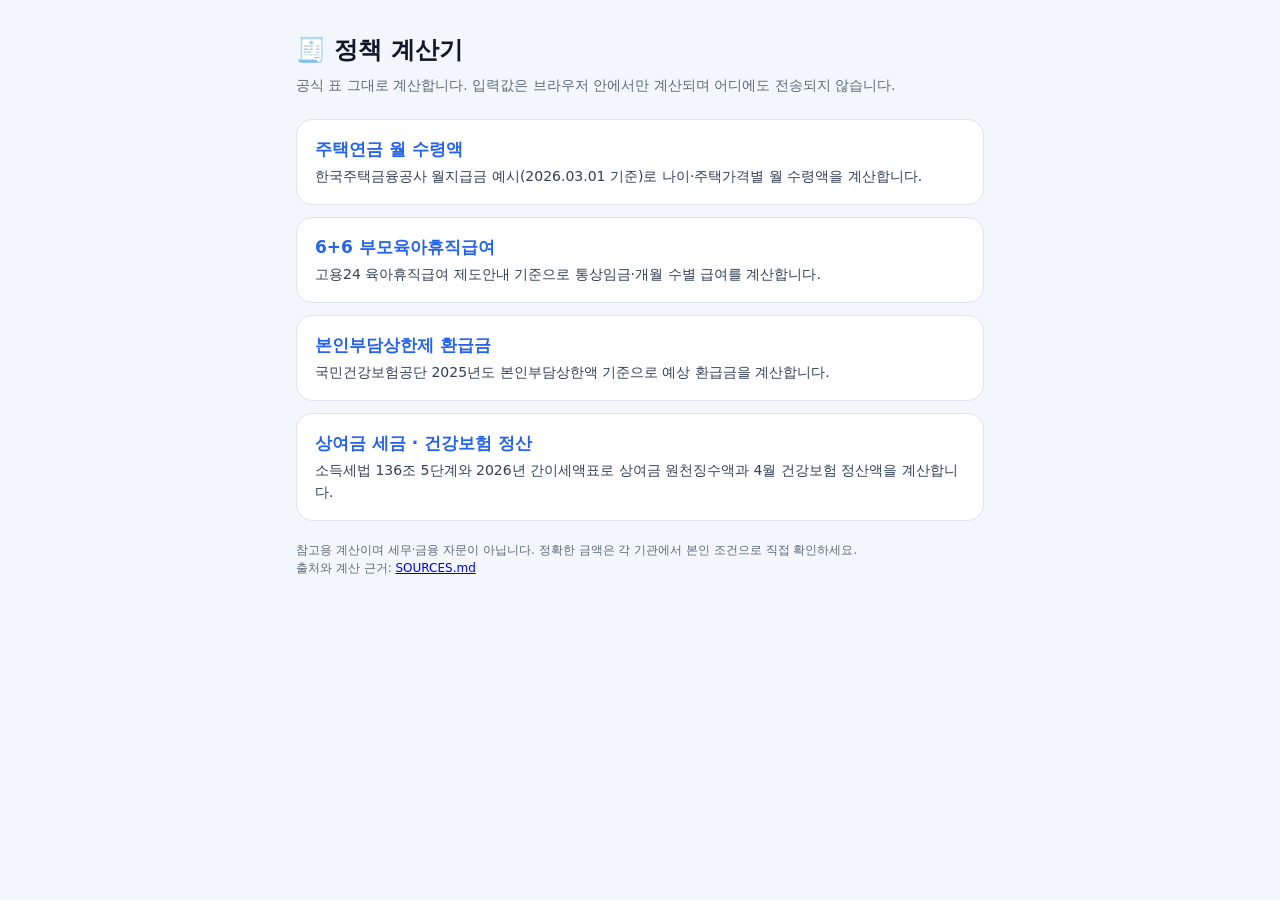
<file: index.html>
<!DOCTYPE html>
<html lang="ko">
<head>
  <meta name="p:domain_verify" content="833bb5da4b11b5b8cd3508b74c91ac60"/>
  <meta name='impact-site-verification' value='49ed680a-1803-42c3-ad9a-b6d9a2067442'>
<meta charset="utf-8">
<meta name="viewport" content="width=device-width, initial-scale=1">
<title>정책 계산기 · 무료 도구</title>
<meta name="description" content="주택연금 월 수령액, 6+6 부모육아휴직급여, 건강보험 본인부담상한제 환급금, 상여금 원천징수·건강보험 정산을 공식 표 그대로 계산하는 무료 도구 모음입니다.">
<style>
  * { box-sizing: border-box; }
  body { margin: 0; font-family: system-ui, -apple-system, "Malgun Gothic", "Apple SD Gothic Neo", sans-serif; background: #f3f6fb; color: #0f172a; line-height: 1.55; }
  .wrap { max-width: 720px; margin: 0 auto; padding: 32px 16px 48px; }
  h1 { font-size: 24px; margin: 0 0 6px; }
  .sub { color: #5b6b7c; font-size: 14px; margin: 0 0 22px; }
  .card { display: block; background: #fff; border: 1px solid #dbe4f0; border-radius: 16px; padding: 16px 18px; margin-bottom: 12px; text-decoration: none; color: inherit; }
  .card:hover { border-color: #2563eb; }
  .card .t { font-size: 17px; font-weight: 800; margin: 0 0 4px; color: #2563eb; }
  .card .d { font-size: 14px; color: #334155; margin: 0; }
  .foot { font-size: 12px; color: #5b6b7c; margin-top: 20px; }
</style>
</head>
<body>
<div class="wrap">
  <h1>🧾 정책 계산기</h1>
  <p class="sub">공식 표 그대로 계산합니다. 입력값은 브라우저 안에서만 계산되며 어디에도 전송되지 않습니다.</p>

  <a class="card" href="/smartcalc/?preset=kr_housing_pension_2026">
    <p class="t">주택연금 월 수령액</p>
    <p class="d">한국주택금융공사 월지급금 예시(2026.03.01 기준)로 나이·주택가격별 월 수령액을 계산합니다.</p>
  </a>
  <a class="card" href="/smartcalc/?preset=kr_parental_leave_66_2025">
    <p class="t">6+6 부모육아휴직급여</p>
    <p class="d">고용24 육아휴직급여 제도안내 기준으로 통상임금·개월 수별 급여를 계산합니다.</p>
  </a>
  <a class="card" href="/smartcalc/?preset=kr_health_cost_cap_2025">
    <p class="t">본인부담상한제 환급금</p>
    <p class="d">국민건강보험공단 2025년도 본인부담상한액 기준으로 예상 환급금을 계산합니다.</p>
  </a>
  <a class="card" href="/smartcalc/?preset=kr_bonus_withholding_2026">
    <p class="t">상여금 세금 · 건강보험 정산</p>
    <p class="d">소득세법 136조 5단계와 2026년 간이세액표로 상여금 원천징수액과 4월 건강보험 정산액을 계산합니다.</p>
  </a>

  <p class="foot">참고용 계산이며 세무·금융 자문이 아닙니다. 정확한 금액은 각 기관에서 본인 조건으로 직접 확인하세요.<br>
  출처와 계산 근거: <a href="/smartcalc/SOURCES.md">SOURCES.md</a></p>
</div>
</body>
</html>
</file>
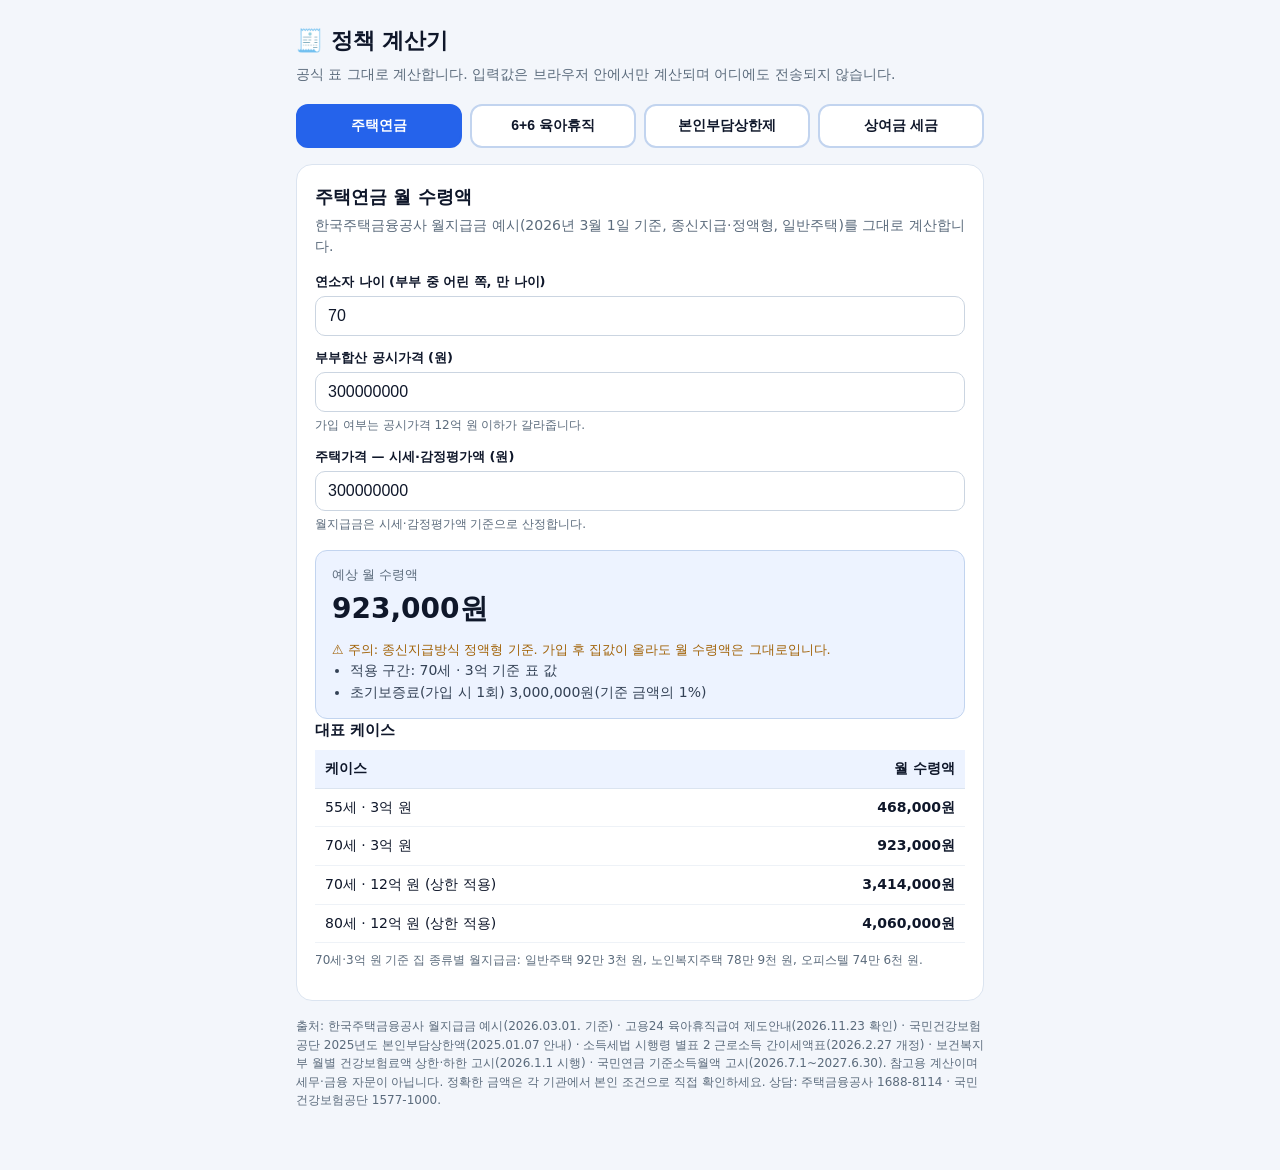
<file: smartcalc/index.html>
<!DOCTYPE html>
<html lang="ko">
<head>
<meta charset="utf-8">
<meta name="viewport" content="width=device-width, initial-scale=1">
<title>정책 계산기 — 주택연금 · 6+6 육아휴직 · 본인부담상한제 · 상여금 세금 · 자동차 취득세 감면</title>
<meta name="description" content="주택연금 월 수령액, 6+6 부모육아휴직급여, 건강보험 본인부담상한제 환급금, 상여금 원천징수·건강보험 정산, 자동차 취득세 감면을 공식 표 그대로 계산합니다. 외부 서버로 전송되는 정보는 없습니다.">
<style>
  * { box-sizing: border-box; }
  body { margin: 0; font-family: system-ui, -apple-system, "Malgun Gothic", "Apple SD Gothic Neo", sans-serif; background: #f3f6fb; color: #0f172a; line-height: 1.55; }
  .wrap { max-width: 720px; margin: 0 auto; padding: 20px 16px 48px; }
  h1 { font-size: 22px; margin: 4px 0 6px; }
  .sub { color: #5b6b7c; font-size: 14px; margin: 0 0 18px; }
  .tabs { display: flex; gap: 8px; margin-bottom: 16px; }
  .tabs button { flex: 1; padding: 11px 6px; border: 2px solid #c2d4ef; border-radius: 12px; background: #fff; color: #0f172a; font-size: 14px; font-weight: 700; cursor: pointer; }
  .tabs button[aria-selected="true"] { background: #2563eb; border-color: #2563eb; color: #fff; }
  .card { background: #fff; border: 1px solid #dbe4f0; border-radius: 16px; padding: 18px; margin-bottom: 16px; }
  .card h2 { font-size: 18px; margin: 0 0 4px; }
  .card .desc { color: #5b6b7c; font-size: 14px; margin: 0 0 14px; }
  label { display: block; font-size: 13px; font-weight: 700; margin: 12px 0 4px; }
  input[type="number"], select { width: 100%; padding: 10px 12px; border: 1px solid #cbd5e1; border-radius: 10px; font-size: 16px; background: #fff; color: #0f172a; }
  .hint { font-size: 12px; color: #5b6b7c; margin: 4px 0 0; }
  .check { display: flex; gap: 8px; align-items: flex-start; margin-top: 14px; font-size: 14px; }
  .check input { width: 18px; height: 18px; margin-top: 2px; }
  .result { background: #edf3ff; border: 1px solid #c2d4ef; border-radius: 12px; padding: 14px 16px; margin-top: 16px; }
  .result .k { font-size: 13px; color: #5b6b7c; margin: 0; }
  .result .v { font-size: 28px; font-weight: 800; margin: 2px 0 8px; }
  .result ul { margin: 0; padding-left: 18px; font-size: 14px; color: #334155; }
  .warn { color: #a16207; font-size: 13px; margin: 10px 0 0; }
  .bad { background: #fef2f2; border: 1px solid #fecaca; border-radius: 12px; padding: 14px 16px; margin-top: 16px; }
  .bad .t { font-weight: 800; color: #b42318; margin: 0 0 6px; }
  .bad p { margin: 0; font-size: 14px; }
  table { width: 100%; border-collapse: collapse; font-size: 14px; margin-top: 8px; }
  th { text-align: left; background: #edf3ff; padding: 8px 10px; border-bottom: 1px solid #dbe4f0; }
  td { padding: 8px 10px; border-bottom: 1px solid #eef2f7; }
  td.num { text-align: right; font-weight: 700; white-space: nowrap; }
  .cases h3 { font-size: 15px; margin: 0 0 4px; }
  .foot { font-size: 12px; color: #5b6b7c; margin-top: 8px; }
  .foot a { color: #2563eb; }
  [hidden] { display: none !important; }
</style>
</head>
<body>
<div class="wrap">
  <h1>🧾 정책 계산기</h1>
  <p class="sub">공식 표 그대로 계산합니다. 입력값은 브라우저 안에서만 계산되며 어디에도 전송되지 않습니다.</p>

  <div class="tabs" id="calc-tabs" role="tablist" aria-label="계산기 선택">
    <button type="button" role="tab" id="tab-pension" aria-selected="true" data-preset="kr_housing_pension_2026">주택연금</button>
    <button type="button" role="tab" id="tab-leave" aria-selected="false" data-preset="kr_parental_leave_66_2025">6+6 육아휴직</button>
    <button type="button" role="tab" id="tab-cap" aria-selected="false" data-preset="kr_health_cost_cap_2025">본인부담상한제</button>
    <button type="button" role="tab" id="tab-bonus" aria-selected="false" data-preset="kr_bonus_withholding_2026">상여금 세금</button>
  </div>

  <!-- ============ 주택연금 ============ -->
  <section class="card" id="panel-pension" role="tabpanel" aria-labelledby="tab-pension">
    <h2>주택연금 월 수령액</h2>
    <p class="desc">한국주택금융공사 월지급금 예시(2026년 3월 1일 기준, 종신지급·정액형, 일반주택)를 그대로 계산합니다.</p>
    <label for="hp-age">연소자 나이 (부부 중 어린 쪽, 만 나이)</label>
    <input type="number" id="hp-age" min="40" max="100" step="1" value="70">
    <label for="hp-declared">부부합산 공시가격 (원)</label>
    <input type="number" id="hp-declared" min="0" max="3000000000" step="10000000" value="300000000">
    <p class="hint">가입 여부는 공시가격 12억 원 이하가 갈라줍니다.</p>
    <label for="hp-price">주택가격 — 시세·감정평가액 (원)</label>
    <input type="number" id="hp-price" min="0" max="3000000000" step="10000000" value="300000000">
    <p class="hint">월지급금은 시세·감정평가액 기준으로 산정합니다.</p>
    <div id="hp-out"></div>
    <div class="cases">
      <h3>대표 케이스</h3>
      <table>
        <thead><tr><th>케이스</th><th style="text-align:right">월 수령액</th></tr></thead>
        <tbody>
          <tr><td>55세 · 3억 원</td><td class="num">468,000원</td></tr>
          <tr><td>70세 · 3억 원</td><td class="num">923,000원</td></tr>
          <tr><td>70세 · 12억 원 (상한 적용)</td><td class="num">3,414,000원</td></tr>
          <tr><td>80세 · 12억 원 (상한 적용)</td><td class="num">4,060,000원</td></tr>
        </tbody>
      </table>
      <p class="foot">70세·3억 원 기준 집 종류별 월지급금: 일반주택 92만 3천 원, 노인복지주택 78만 9천 원, 오피스텔 74만 6천 원.</p>
    </div>
  </section>

  <!-- ============ 6+6 육아휴직 ============ -->
  <section class="card" id="panel-leave" role="tabpanel" aria-labelledby="tab-leave" hidden>
    <h2>6+6 부모육아휴직급여</h2>
    <p class="desc">고용24 육아휴직급여 제도안내 기준. 6+6 특례는 자녀 생후 18개월 안에 부모 모두가 육아휴직을 사용할 때만 적용됩니다.</p>
    <label for="lv-wage">통상임금 (월, 원)</label>
    <input type="number" id="lv-wage" min="0" max="20000000" step="100000" value="5000000">
    <p class="hint">상한·지급률의 기준은 육아휴직 시작일의 통상임금입니다.</p>
    <label for="lv-months">육아휴직 개월 수</label>
    <input type="number" id="lv-months" min="1" max="12" step="1" value="6">
    <label class="check"><input type="checkbox" id="lv-both" checked> 부모 모두 생후 18개월 안에 육아휴직 사용 (6+6 특례)</label>
    <div id="lv-out"></div>
    <div class="cases">
      <h3>대표 케이스</h3>
      <table>
        <thead><tr><th>케이스</th><th style="text-align:right">급여 합계</th></tr></thead>
        <tbody>
          <tr><td>통상임금 500만 원 · 6개월 (6+6)</td><td class="num">20,000,000원</td></tr>
          <tr><td>통상임금 300만 원 · 6개월 (6+6)</td><td class="num">17,000,000원</td></tr>
          <tr><td>통상임금 500만 원 · 12개월 (6+6)</td><td class="num">29,600,000원</td></tr>
          <tr><td>통상임금 500만 원 · 6개월 (일반)</td><td class="num">13,500,000원</td></tr>
        </tbody>
      </table>
    </div>
  </section>

  <!-- ============ 본인부담상한제 ============ -->
  <section class="card" id="panel-cap" role="tabpanel" aria-labelledby="tab-cap" hidden>
    <h2>본인부담상한제 환급금</h2>
    <p class="desc">국민건강보험공단 2025년도 본인부담상한액(2025년 진료분) 기준. 연간 본인부담금이 상한액을 넘으면 초과분이 환급됩니다.</p>
    <label for="cp-decile">건강보험료 소득분위</label>
    <select id="cp-decile">
      <option value="1" selected>1분위</option>
      <option value="2">2분위</option>
      <option value="3">3분위</option>
      <option value="4">4분위</option>
      <option value="5">5분위</option>
      <option value="6">6분위</option>
      <option value="7">7분위</option>
      <option value="8">8분위</option>
      <option value="9">9분위</option>
      <option value="10">10분위</option>
    </select>
    <label for="cp-paid">연간 본인부담금 합계 (원)</label>
    <input type="number" id="cp-paid" min="0" max="100000000" step="100000" value="2000000">
    <label class="check"><input type="checkbox" id="cp-longterm"> 요양병원 120일 초과 입원</label>
    <div id="cp-out"></div>
    <div class="cases">
      <h3>대표 케이스</h3>
      <table>
        <thead><tr><th>케이스</th><th style="text-align:right">환급금</th></tr></thead>
        <tbody>
          <tr><td>1분위 · 연간 200만 원</td><td class="num">1,110,000원</td></tr>
          <tr><td>10분위 · 연간 1,000만 원</td><td class="num">1,740,000원</td></tr>
          <tr><td>4분위 · 연간 170만 원 (상한 경계)</td><td class="num">0원</td></tr>
          <tr><td>1분위 · 연간 200만 원 (요양병원 120일 초과)</td><td class="num">590,000원</td></tr>
        </tbody>
      </table>
    </div>
  </section>


  <!-- ============ 상여금 원천징수 ============ -->
  <section class="card" id="panel-bonus" role="tabpanel" aria-labelledby="tab-bonus" hidden>
    <h2>상여금 세금 · 건강보험 정산</h2>
    <p class="desc">소득세법 136조 5단계 + 근로소득 간이세액표(2026.2.27 개정) 그대로 계산합니다. 공제대상가족 1명(본인만) 기준입니다.</p>
    <label for="bn-monthly">월급 — 세전, 상여금 제외 (원)</label>
    <input type="number" id="bn-monthly" min="0" max="30000000" step="100000" value="4500000">
    <label for="bn-bonus">상여금 — 세전 (원)</label>
    <input type="number" id="bn-bonus" min="0" max="200000000" step="100000" value="9000000">
    <label for="bn-months">지급기간 (개월)</label>
    <input type="number" id="bn-months" min="1" max="12" step="1" value="6">
    <p class="hint">지급기간이 정해지지 않은 상여금은 1월 1일부터 지급 월까지로 봅니다.</p>
    <label for="bn-paymonth">지급 시점</label>
    <select id="bn-paymonth">
      <option value="12" selected>12월 지급</option>
      <option value="1">1월 지급</option>
    </select>
    <div id="bn-out"></div>
    <div class="cases">
      <h3>대표 케이스</h3>
      <table>
        <thead><tr><th>케이스</th><th style="text-align:right">바로 떼이는 돈</th></tr></thead>
        <tbody>
          <tr><td>월급 450만 원 · 상여금 900만 원 · 6개월(12월)</td><td class="num">1,685,196원</td></tr>
          <tr><td>월급 450만 원 · 상여금 900만 원 · 1개월(1월 일시금)</td><td class="num">2,798,066원</td></tr>
          <tr><td>월급 300만 원 · 상여금 500만 원 · 12개월(12월)</td><td class="num">581,448원</td></tr>
          <tr><td>월급 450만 원 · 상여금 800만 원 · 6개월(12월)</td><td class="num">1,310,358원</td></tr>
        </tbody>
      </table>
      <p class="foot">같은 900만 원이라도 1월 일시금으로 받으면 원천징수가 2,470,060원으로 1,011,700원 더 나옵니다. 최종 세액은 연말정산 때 1년 총급여 기준으로 확정됩니다.</p>
    </div>
  </section>

  <p class="foot" id="calc-foot">출처: 한국주택금융공사 월지급금 예시(2026.03.01. 기준) · 고용24 육아휴직급여 제도안내(2026.11.23 확인) · 국민건강보험공단 2025년도 본인부담상한액(2025.01.07 안내) · 소득세법 시행령 별표 2 근로소득 간이세액표(2026.2.27 개정) · 보건복지부 월별 건강보험료액 상한·하한 고시(2026.1.1 시행) · 국민연금 기준소득월액 고시(2026.7.1~2027.6.30). 참고용 계산이며 세무·금융 자문이 아닙니다. 정확한 금액은 각 기관에서 본인 조건으로 직접 확인하세요. 상담: 주택금융공사 1688-8114 · 국민건강보험공단 1577-1000.</p>
</div>
<script src="./calc.js"></script>
<script>
(function () {
  "use strict";
  var S = window.SMARTCALC;

  function el(id) { return document.getElementById(id); }
  function num(id) { var v = Number(el(id).value); return isFinite(v) ? v : 0; }

  function escHtml(s) {
    return String(s == null ? "" : s).replace(/&/g, "&amp;").replace(/</g, "&lt;")
      .replace(/>/g, "&gt;").replace(/"/g, "&quot;");
  }
  function elx(tag, cls, text) {
    var node = document.createElement(tag);
    if (cls) node.className = cls;
    if (text != null) node.textContent = text;
    return node;
  }
  function qsParam(name) {
    var q = String(window.location.search || "").replace(/^\?/, "");
    if (!q) return null;
    var parts = q.split("&");
    for (var i = 0; i < parts.length; i++) {
      var kv = parts[i].split("=");
      if (decodeURIComponent(kv[0]) === name) {
        return kv.length > 1 ? decodeURIComponent(kv[1].replace(/\+/g, " ")) : "";
      }
    }
    return null;
  }

  function resultHtml(label, headline, applied, extra) {
    var h = '<div class="result"><p class="k">' + label + '</p><p class="v">' +
      S.fmtKRW(headline) + '</p>';
    if (extra) h += '<p class="warn">' + extra + '</p>';
    if (applied && applied.length) {
      h += '<ul>';
      applied.slice(0, 3).forEach(function (line) { h += '<li>' + line + '</li>'; });
      h += '</ul>';
    }
    return h + '</div>';
  }

  function badHtml(reason, alt) {
    return '<div class="bad"><p class="t">적용 불가</p><p>' + reason + '</p>' +
      (alt ? '<p style="margin-top:8px">대안: ' + alt + '</p>' : '') + '</div>';
  }

  function renderPension() {
    var r = S.computeHousingPension(num("hp-age"), num("hp-declared"), num("hp-price"));
    var out = el("hp-out");
    if (!r.eligible) { out.innerHTML = badHtml(r.failReason, r.alternative); return; }
    var extra = (r.snapNote ? r.snapNote : "") +
      (r.caution ? (r.snapNote ? " " : "") + "⚠️ 주의: " + r.caution : "");
    out.innerHTML = resultHtml("예상 월 수령액", r.monthly, r.applied, extra || null);
  }

  function renderLeave() {
    var r = S.computeParentalLeave(num("lv-wage"), num("lv-months"), el("lv-both").checked);
    var extra = (r.fallbackNote ? r.fallbackNote : "") +
      (r.caution ? (r.fallbackNote ? " " : "") + "⚠️ 주의: " + r.caution : "");
    var rows = r.rows.map(function (row) {
      return '<tr><td>' + row.label + '</td><td class="num">' + S.fmtKRW(row.value) + '</td></tr>';
    }).join("");
    el("lv-out").innerHTML = resultHtml("예상 육아휴직급여 합계", r.total, r.applied, extra || null) +
      '<table><thead><tr><th>월차</th><th style="text-align:right">월 급여</th></tr></thead><tbody>' +
      rows + '</tbody></table>';
  }

  function renderCap() {
    var r = S.computeHealthCap(Number(el("cp-decile").value), num("cp-paid"), el("cp-longterm").checked);
    el("cp-out").innerHTML = resultHtml("예상 환급금", r.refund, r.applied,
      r.caution ? "⚠️ 주의: " + r.caution : null);
  }


  function renderBonus() {
    var r = S.computeBonusWithholding(num("bn-monthly"), num("bn-bonus"), num("bn-months"), el("bn-paymonth").value);
    var rows = r.rows.map(function (row) {
      return '<tr><td>' + row.label + '</td><td class="num">' + S.fmtKRW(row.value) + '</td></tr>';
    }).join("");
    el("bn-out").innerHTML = resultHtml("상여금에서 바로 떼이는 돈", r.immediateTotal, r.applied,
      r.caution ? "⚠️ 주의: " + r.caution : null) +
      '<table><thead><tr><th>계산 과정</th><th style="text-align:right">금액</th></tr></thead><tbody>' +
      rows + '</tbody></table>';
  }

  var panels = {
    kr_housing_pension_2026: { tab: "tab-pension", panel: "panel-pension", render: renderPension },
    kr_parental_leave_66_2025: { tab: "tab-leave", panel: "panel-leave", render: renderLeave },
    kr_health_cost_cap_2025: { tab: "tab-cap", panel: "panel-cap", render: renderCap },
    kr_bonus_withholding_2026: { tab: "tab-bonus", panel: "panel-bonus", render: renderBonus }
  };
  var specMounted = null; // { id, tab, panel }

  function select(preset) {
    if (!panels[preset]) preset = "kr_housing_pension_2026";
    Object.keys(panels).forEach(function (key) {
      var on = key === preset;
      el(panels[key].tab).setAttribute("aria-selected", on ? "true" : "false");
      el(panels[key].panel).hidden = !on;
    });
    panels[preset].render();
    var specKey = preset.indexOf("spec:") === 0 ? preset.slice(5) : null;
    var q;
    if (specKey) q = "?spec=" + encodeURIComponent(specKey);
    else if (specMounted) q = "?spec=" + encodeURIComponent(specMounted.id) + "&preset=" + encodeURIComponent(preset);
    else q = "?preset=" + encodeURIComponent(preset);
    try { history.replaceState(null, "", q); } catch (e) { /* file:// */ }
  }

  Object.keys(panels).forEach(function (key) {
    el(panels[key].tab).addEventListener("click", function () { select(key); });
  });

  // ---- universal JSON spec mode: ?spec=B<n> loads ./specs/B<n>.json ----
  function specResultHtml(spec, rawInputs) {
    var r;
    try {
      r = S.computeFromSpec(spec, rawInputs);
    } catch (e) {
      return '<div class="bad"><p class="t">계산기를 계산할 수 없습니다</p><p>' +
        escHtml(e.message) + '</p><p>스펙 파일이 손상되었을 수 있습니다. 기본 계산기는 그대로 쓸 수 있습니다.</p></div>';
    }
    if (!r.eligible) return badHtml(escHtml(r.failReason), r.alternative ? escHtml(r.alternative) : null);
    var h = '<div class="result"><p class="k">' + escHtml(r.headline.label) + '</p><p class="v">' +
      escHtml(r.headline.text) + '</p>';
    if (r.applied && r.applied.length) {
      h += '<ul>';
      r.applied.forEach(function (line) { h += '<li>' + escHtml(line) + '</li>'; });
      h += '</ul>';
    }
    h += '</div>';
    if (r.rows && r.rows.length) {
      h += '<table><thead><tr><th>계산 과정</th><th style="text-align:right">금액</th></tr></thead><tbody>';
      r.rows.forEach(function (row) {
        h += '<tr><td>' + escHtml(row.label) + '</td><td class="num">' + escHtml(row.text) + '</td></tr>';
      });
      h += '</tbody></table>';
    }
    if (r.caution) h += '<p class="warn">⚠️ 주의: ' + escHtml(r.caution) + '</p>';
    return h;
  }

  function specInputControl(spec, inp, onInput) {
    var id = "spec-" + spec.id + "-" + inp.key;
    var holder = elx("div");
    if (inp.type === "toggle") {
      var wrap = elx("label", "check");
      var box = elx("input");
      box.type = "checkbox";
      box.id = id;
      box.checked = inp["default"] === true;
      box.addEventListener("change", onInput);
      wrap.appendChild(box);
      wrap.appendChild(elx("span", null, inp.label));
      holder.appendChild(wrap);
    } else {
      var lab = elx("label", null, inp.label);
      lab.setAttribute("for", id);
      holder.appendChild(lab);
      var ctrl;
      if (inp.type === "select") {
        ctrl = elx("select");
        ctrl.id = id;
        inp.options.forEach(function (o) {
          var opt = elx("option", null, o.label);
          opt.value = o.value;
          if (o.value === inp["default"]) opt.selected = true;
          ctrl.appendChild(opt);
        });
        ctrl.value = inp["default"];
        ctrl.addEventListener("change", onInput);
      } else {
        ctrl = elx("input");
        ctrl.type = "number";
        ctrl.id = id;
        ctrl.value = String(inp["default"]);
        if (inp.min !== undefined) ctrl.setAttribute("min", String(inp.min));
        if (inp.max !== undefined) ctrl.setAttribute("max", String(inp.max));
        if (inp.step !== undefined) ctrl.setAttribute("step", String(inp.step));
        ctrl.addEventListener("input", onInput);
      }
      holder.appendChild(ctrl);
    }
    if (inp.hint) holder.appendChild(elx("p", "hint", inp.hint));
    return holder;
  }

  function addSpecTab(specId, label, key) {
    var tab = elx("button", null, label);
    tab.type = "button";
    tab.id = "tab-spec-" + specId;
    tab.setAttribute("role", "tab");
    tab.setAttribute("aria-selected", "false");
    tab.addEventListener("click", function () { select(key); });
    var tabs = el("calc-tabs");
    if (tabs && tabs.appendChild) tabs.appendChild(tab);
    return tab;
  }

  function mountSpec(spec) {
    if (!spec || spec.schema !== S.SPEC_SCHEMA) throw new Error("계산기 스펙 형식이 아닙니다");
    var key = "spec:" + spec.id;
    if (panels[key]) return; // already mounted
    var panel = elx("section", "card");
    panel.id = "panel-spec-" + spec.id;
    panel.setAttribute("role", "tabpanel");
    panel.hidden = true;
    panel.appendChild(elx("h2", null, spec.title));
    if (spec.description) panel.appendChild(elx("p", "desc", spec.description));
    var out = elx("div");
    var controls = [];
    var inputs = elx("div");
    function readInputs() {
      var raw = {};
      controls.forEach(function (c) {
        var ctrl = c.control;
        raw[c.key] = c.type === "toggle" ? ctrl.checked : ctrl.value;
      });
      return raw;
    }
    function render() { out.innerHTML = specResultHtml(spec, readInputs()); }
    spec.inputs.forEach(function (inp) {
      var holder = specInputControl(spec, inp, render);
      holder.key = inp.key;
      holder.type = inp.type;
      holder.control = inp.type === "toggle" ? holder.children[0].children[0] : holder.children[1];
      controls.push(holder);
      inputs.appendChild(holder);
    });
    panel.appendChild(inputs);
    panel.appendChild(out);
    if (spec.footnote) panel.appendChild(elx("p", "foot", spec.footnote));
    var foot = el("calc-foot");
    if (foot && foot.parentNode && foot.parentNode.insertBefore) foot.parentNode.insertBefore(panel, foot);
    else if (foot && foot.parentNode) foot.parentNode.appendChild(panel);
    var tab = addSpecTab(spec.id, spec.tab_label || spec.title, key);
    panels[key] = { tab: tab.id, panel: panel.id, render: render };
    specMounted = { id: spec.id, tab: tab.id, panel: panel.id };
    try { document.title = spec.title + " — 정책 계산기"; } catch (e) { /* file:// */ }
  }

  function specErrorCard(specId, message) {
    var panel = elx("section", "card");
    panel.id = "panel-spec-" + specId;
    panel.innerHTML = '<div class="bad"><p class="t">계산기를 불러오지 못했습니다</p><p>' +
      escHtml(message) + '</p><p>스펙 파일(specs/' + escHtml(specId) + '.json)이 없거나 주소가 잘못되었습니다. 기본 4개 계산기는 그대로 사용할 수 있습니다.</p></div>';
    var foot = el("calc-foot");
    if (foot && foot.parentNode && foot.parentNode.insertBefore) foot.parentNode.insertBefore(panel, foot);
    else if (foot && foot.parentNode) foot.parentNode.appendChild(panel);
    var key = "spec:" + specId;
    var tab = addSpecTab(specId, "계산기", key);
    panels[key] = { tab: tab.id, panel: panel.id, render: function () {} };
    select(key);
  }

  function loadSpec(specId) {
    if (!/^[A-Za-z][A-Za-z0-9_-]{0,15}$/.test(String(specId || ""))) {
      specErrorCard(String(specId || "?"), "스펙 이름이 올바르지 않습니다");
      return;
    }
    if (typeof fetch !== "function") {
      specErrorCard(specId, "이 브라우저에서는 계산기를 불러올 수 없습니다");
      return;
    }
    fetch("specs/" + encodeURIComponent(specId) + ".json", { cache: "no-cache" })
      .then(function (res) {
        if (!res.ok) throw new Error("HTTP " + escHtml(res.status));
        return res.json();
      })
      .then(function (spec) {
        if (spec.id !== specId) throw new Error("스펙 id가 요청과 다릅니다");
        mountSpec(spec);
        select("spec:" + specId);
      })
      .catch(function (e) { specErrorCard(specId, e && e.message ? e.message : String(e)); });
  }
  ["hp-age", "hp-declared", "hp-price"].forEach(function (id) {
    el(id).addEventListener("input", renderPension);
  });
  ["lv-wage", "lv-months"].forEach(function (id) {
    el(id).addEventListener("input", renderLeave);
  });
  el("lv-both").addEventListener("change", renderLeave);
  el("cp-decile").addEventListener("change", renderCap);
  el("cp-paid").addEventListener("input", renderCap);
  el("cp-longterm").addEventListener("change", renderCap);
  ["bn-monthly", "bn-bonus", "bn-months"].forEach(function (id) {
    el(id).addEventListener("input", renderBonus);
  });
  el("bn-paymonth").addEventListener("change", renderBonus);

  var specParam = qsParam("spec");
  select(qsParam("preset") || "kr_housing_pension_2026");
  if (specParam) loadSpec(specParam);
})();
</script>
</body>
</html>
</file>
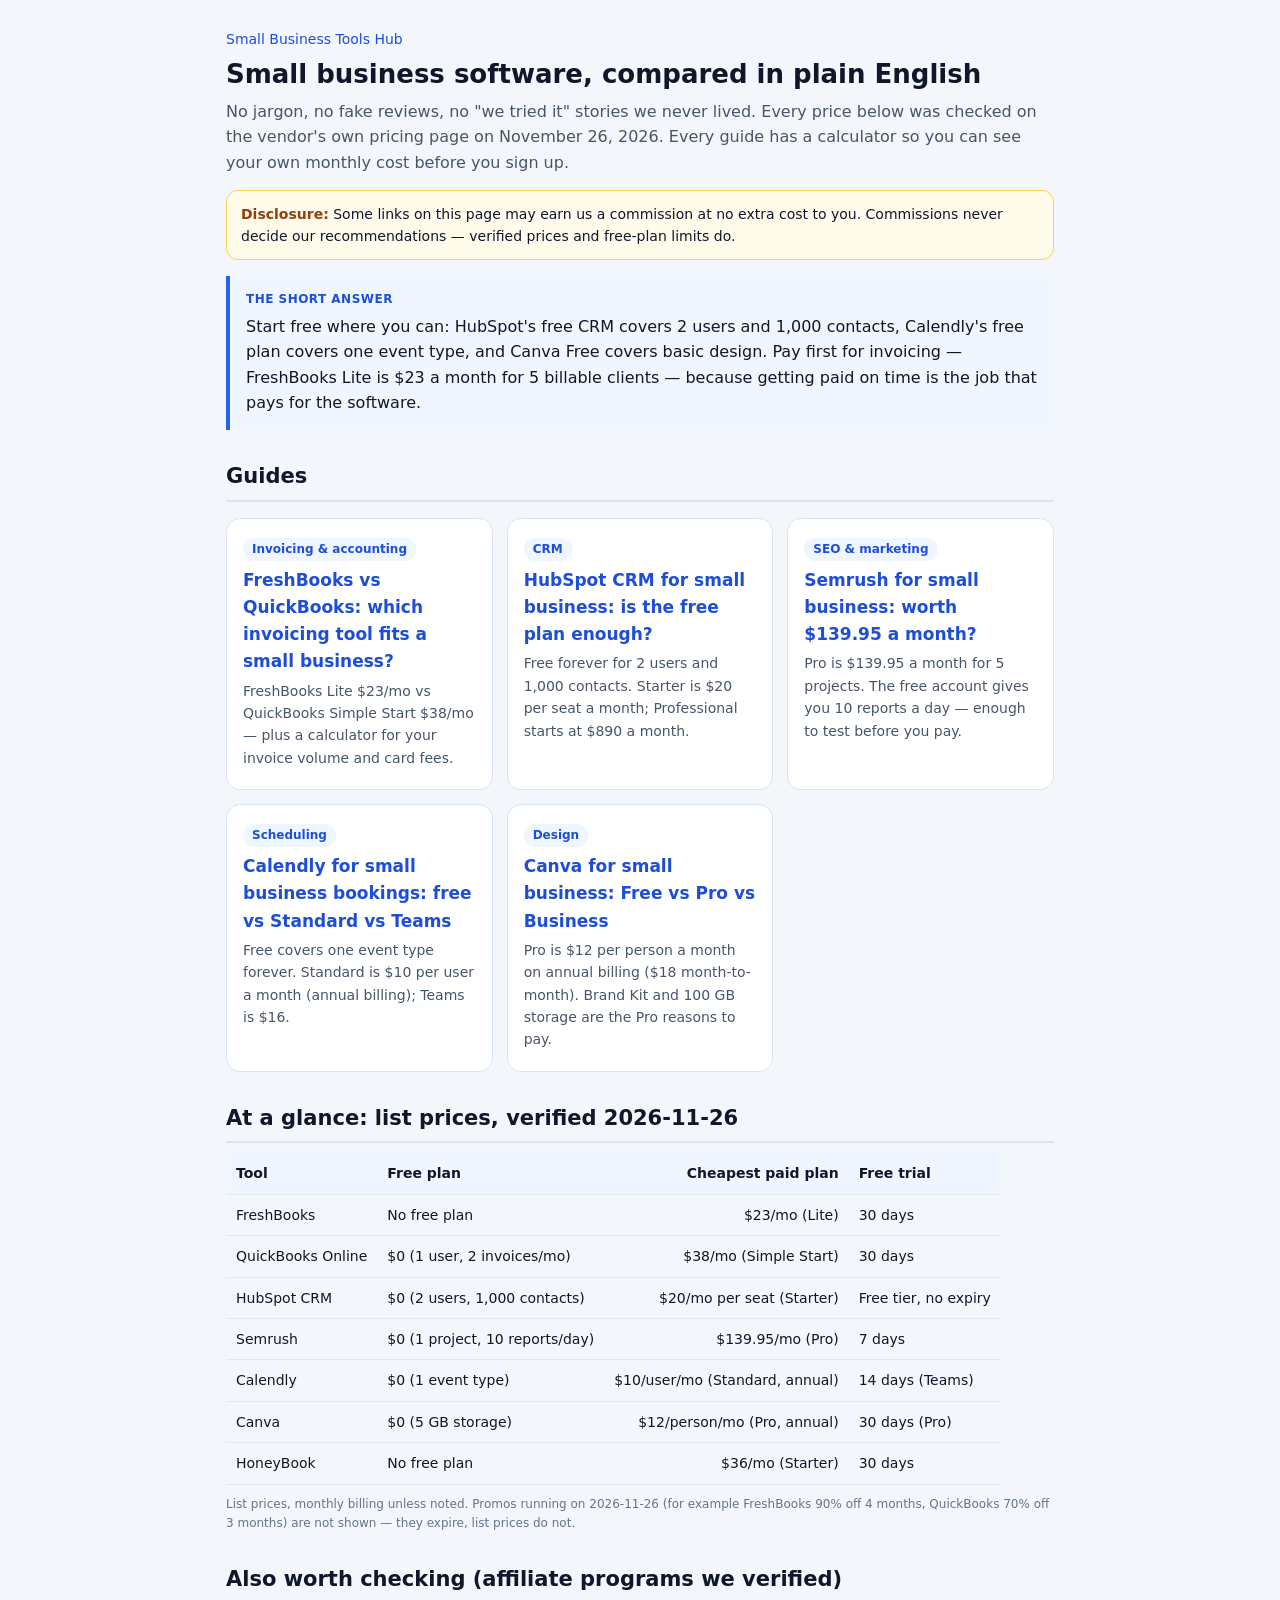
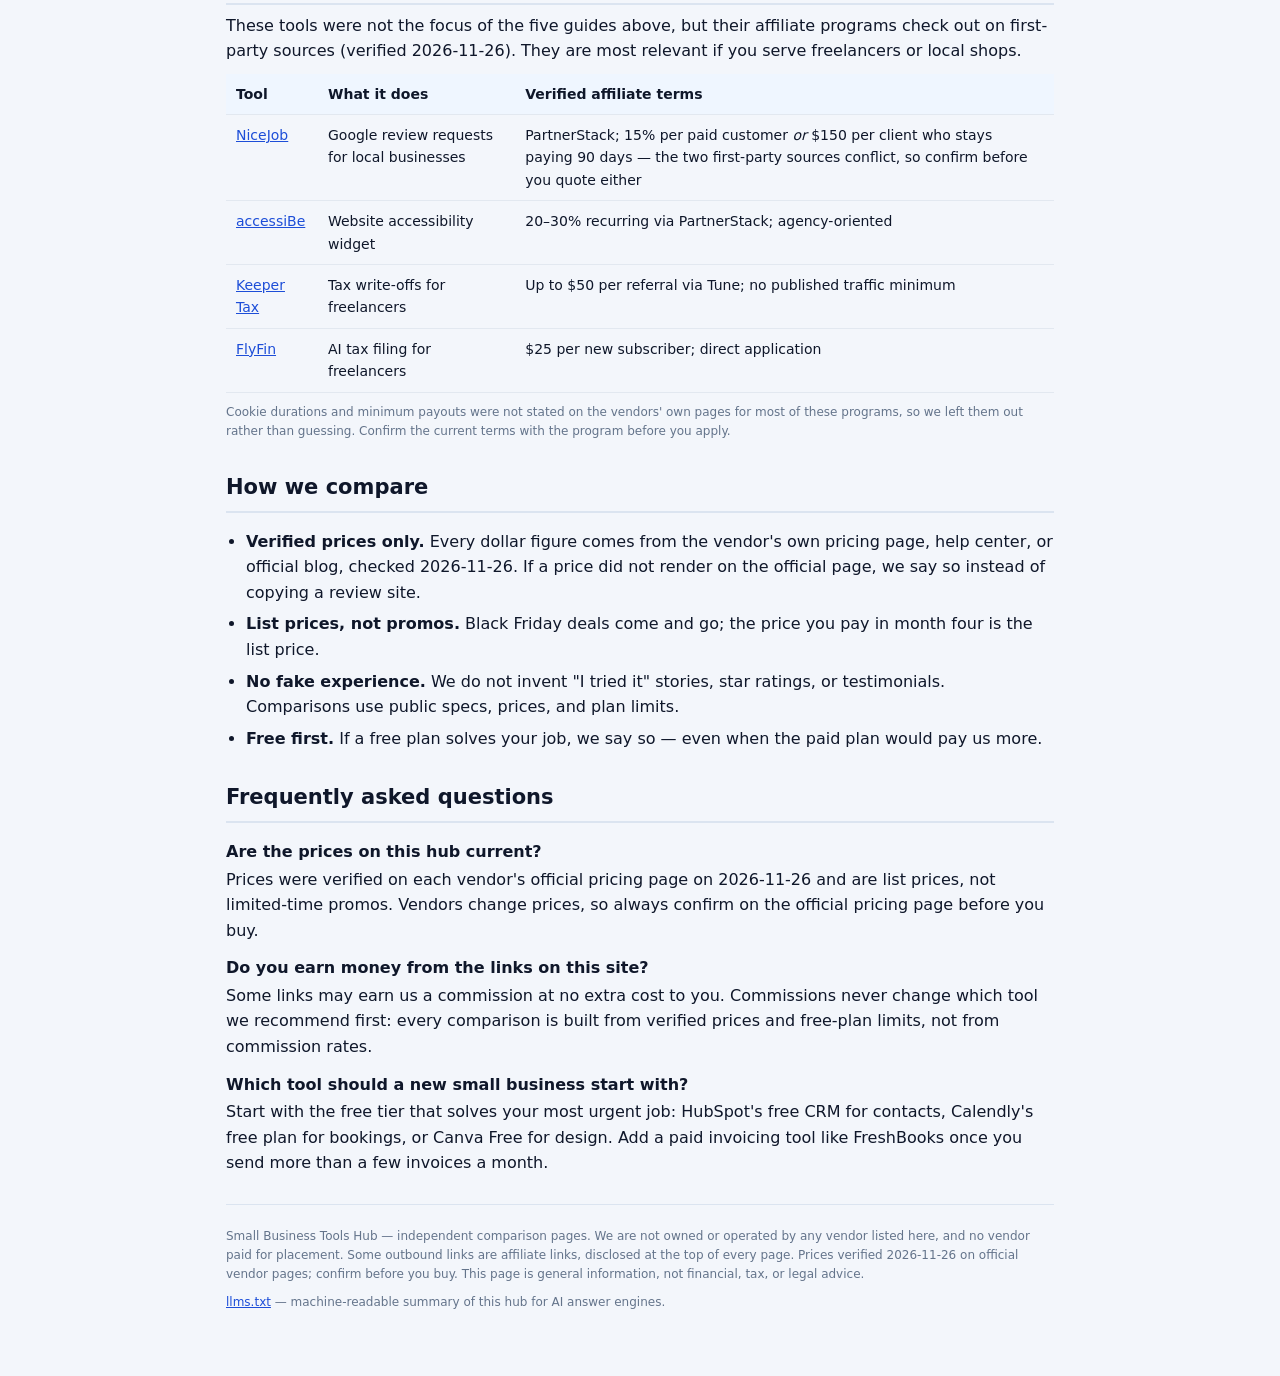
<file: smb-tools/index.html>
<!DOCTYPE html>
<html lang="en">
<head>
  <meta name="google-site-verification" content="w2z_4kKzlhlKBc3cstJa4mjEPNbC20fqq4_IGRRA7qI" />
  <meta name="p:domain_verify" content="833bb5da4b11b5b8cd3508b74c91ac60"/>
  <meta name='impact-site-verification' value='49ed680a-1803-42c3-ad9a-b6d9a2067442'>
<meta charset="utf-8">
<meta name="viewport" content="width=device-width, initial-scale=1">
<title>Small Business Tools Hub — Compare Invoicing, CRM, SEO, Scheduling &amp; Design Tools</title>
<meta name="description" content="Plain-English comparisons of the software small businesses actually pay for: FreshBooks, QuickBooks, HubSpot, Semrush, Calendly, Canva and HoneyBook. Verified prices, free plans, and a cost calculator on every guide.">
<meta property="og:type" content="website">
<meta property="og:title" content="Small Business Tools Hub — Compare Invoicing, CRM, SEO, Scheduling &amp; Design Tools">
<meta property="og:description" content="Verified prices and free plans for FreshBooks, HubSpot, Semrush, Calendly, Canva and more — with a cost calculator on every guide.">
<meta property="og:url" content="https://nydds.github.io/smb-tools/">
<link rel="canonical" href="https://nydds.github.io/smb-tools/">
<link rel="stylesheet" href="assets/style.css">
<script type="application/ld+json">
{
  "@context": "https://schema.org",
  "@graph": [
    {
      "@type": "WebSite",
      "@id": "https://nydds.github.io/smb-tools/#website",
      "url": "https://nydds.github.io/smb-tools/",
      "name": "Small Business Tools Hub",
      "description": "Plain-English comparisons of invoicing, CRM, SEO, scheduling and design software for small businesses, with verified prices and interactive cost calculators."
    },
    {
      "@type": "WebPage",
      "@id": "https://nydds.github.io/smb-tools/#webpage",
      "url": "https://nydds.github.io/smb-tools/",
      "name": "Small Business Tools Hub",
      "isPartOf": { "@id": "https://nydds.github.io/smb-tools/#website" },
      "about": [
        { "@type": "Thing", "name": "Small business software" },
        { "@type": "Thing", "name": "Invoicing software" },
        { "@type": "Thing", "name": "CRM software" }
      ]
    },
    {
      "@type": "FAQPage",
      "@id": "https://nydds.github.io/smb-tools/#faq",
      "mainEntity": [
        {
          "@type": "Question",
          "name": "Are the prices on this hub current?",
          "acceptedAnswer": { "@type": "Answer", "text": "Prices were verified on each vendor's official pricing page on 2026-11-26 and are list prices, not limited-time promos. Vendors change prices, so always confirm on the official pricing page before you buy." }
        },
        {
          "@type": "Question",
          "name": "Do you earn money from the links on this site?",
          "acceptedAnswer": { "@type": "Answer", "text": "Some links may earn us a commission at no extra cost to you. Commissions never change which tool we recommend first: every comparison is built from verified prices and free-plan limits, not from commission rates." }
        },
        {
          "@type": "Question",
          "name": "Which tool should a new small business start with?",
          "acceptedAnswer": { "@type": "Answer", "text": "Start with the free tier that solves your most urgent job: HubSpot's free CRM for contacts, Calendly's free plan for bookings, or Canva Free for design. Add a paid invoicing tool like FreshBooks once you send more than a few invoices a month." }
        }
      ]
    }
  ]
}
</script>
</head>
<body>
<div class="wrap">
  <p class="nav"><a href="./">Small Business Tools Hub</a></p>
  <h1>Small business software, compared in plain English</h1>
  <p class="lede">No jargon, no fake reviews, no "we tried it" stories we never lived. Every price below was checked on the vendor's own pricing page on November 26, 2026. Every guide has a calculator so you can see your own monthly cost before you sign up.</p>

  <div class="disclosure"><strong>Disclosure:</strong> Some links on this page may earn us a commission at no extra cost to you. Commissions never decide our recommendations — verified prices and free-plan limits do.</div>

  <div class="answer">
    <p class="label">The short answer</p>
    <p>Start free where you can: HubSpot's free CRM covers 2 users and 1,000 contacts, Calendly's free plan covers one event type, and Canva Free covers basic design. Pay first for invoicing — FreshBooks Lite is $23 a month for 5 billable clients — because getting paid on time is the job that pays for the software.</p>
  </div>

  <h2>Guides</h2>
  <div class="grid">
    <div class="tile">
      <span class="tag">Invoicing &amp; accounting</span>
      <h3><a href="freshbooks-vs-quickbooks.html">FreshBooks vs QuickBooks: which invoicing tool fits a small business?</a></h3>
      <p>FreshBooks Lite $23/mo vs QuickBooks Simple Start $38/mo — plus a calculator for your invoice volume and card fees.</p>
    </div>
    <div class="tile">
      <span class="tag">CRM</span>
      <h3><a href="hubspot-crm-small-business.html">HubSpot CRM for small business: is the free plan enough?</a></h3>
      <p>Free forever for 2 users and 1,000 contacts. Starter is $20 per seat a month; Professional starts at $890 a month.</p>
    </div>
    <div class="tile">
      <span class="tag">SEO &amp; marketing</span>
      <h3><a href="semrush-small-business.html">Semrush for small business: worth $139.95 a month?</a></h3>
      <p>Pro is $139.95 a month for 5 projects. The free account gives you 10 reports a day — enough to test before you pay.</p>
    </div>
    <div class="tile">
      <span class="tag">Scheduling</span>
      <h3><a href="calendly-booking-small-business.html">Calendly for small business bookings: free vs Standard vs Teams</a></h3>
      <p>Free covers one event type forever. Standard is $10 per user a month (annual billing); Teams is $16.</p>
    </div>
    <div class="tile">
      <span class="tag">Design</span>
      <h3><a href="canva-small-business.html">Canva for small business: Free vs Pro vs Business</a></h3>
      <p>Pro is $12 per person a month on annual billing ($18 month-to-month). Brand Kit and 100 GB storage are the Pro reasons to pay.</p>
    </div>
  </div>

  <h2>At a glance: list prices, verified 2026-11-26</h2>
  <table>
    <thead><tr><th>Tool</th><th>Free plan</th><th class="num">Cheapest paid plan</th><th>Free trial</th></tr></thead>
    <tbody>
      <tr><td>FreshBooks</td><td>No free plan</td><td class="num">$23/mo (Lite)</td><td>30 days</td></tr>
      <tr><td>QuickBooks Online</td><td>$0 (1 user, 2 invoices/mo)</td><td class="num">$38/mo (Simple Start)</td><td>30 days</td></tr>
      <tr><td>HubSpot CRM</td><td>$0 (2 users, 1,000 contacts)</td><td class="num">$20/mo per seat (Starter)</td><td>Free tier, no expiry</td></tr>
      <tr><td>Semrush</td><td>$0 (1 project, 10 reports/day)</td><td class="num">$139.95/mo (Pro)</td><td>7 days</td></tr>
      <tr><td>Calendly</td><td>$0 (1 event type)</td><td class="num">$10/user/mo (Standard, annual)</td><td>14 days (Teams)</td></tr>
      <tr><td>Canva</td><td>$0 (5 GB storage)</td><td class="num">$12/person/mo (Pro, annual)</td><td>30 days (Pro)</td></tr>
      <tr><td>HoneyBook</td><td>No free plan</td><td class="num">$36/mo (Starter)</td><td>30 days</td></tr>
    </tbody>
  </table>
  <p class="hint">List prices, monthly billing unless noted. Promos running on 2026-11-26 (for example FreshBooks 90% off 4 months, QuickBooks 70% off 3 months) are not shown — they expire, list prices do not.</p>

  <h2>Also worth checking (affiliate programs we verified)</h2>
  <p>These tools were not the focus of the five guides above, but their affiliate programs check out on first-party sources (verified 2026-11-26). They are most relevant if you serve freelancers or local shops.</p>
  <table>
    <thead><tr><th>Tool</th><th>What it does</th><th>Verified affiliate terms</th></tr></thead>
    <tbody>
      <tr><td><a data-aff-program="nicejob" href="https://nicejob.com/">NiceJob</a></td><td>Google review requests for local businesses</td><td>PartnerStack; 15% per paid customer <em>or</em> $150 per client who stays paying 90 days — the two first-party sources conflict, so confirm before you quote either</td></tr>
      <tr><td><a data-aff-program="accessibe" href="https://accessibe.com/">accessiBe</a></td><td>Website accessibility widget</td><td>20–30% recurring via PartnerStack; agency-oriented</td></tr>
      <tr><td><a data-aff-program="keepertax" href="https://www.keepertax.com/">Keeper Tax</a></td><td>Tax write-offs for freelancers</td><td>Up to $50 per referral via Tune; no published traffic minimum</td></tr>
      <tr><td><a data-aff-program="flyfin" href="https://flyfin.tax/">FlyFin</a></td><td>AI tax filing for freelancers</td><td>$25 per new subscriber; direct application</td></tr>
    </tbody>
  </table>
  <p class="hint">Cookie durations and minimum payouts were not stated on the vendors' own pages for most of these programs, so we left them out rather than guessing. Confirm the current terms with the program before you apply.</p>

  <h2>How we compare</h2>
  <ul class="checklist">
    <li><strong>Verified prices only.</strong> Every dollar figure comes from the vendor's own pricing page, help center, or official blog, checked 2026-11-26. If a price did not render on the official page, we say so instead of copying a review site.</li>
    <li><strong>List prices, not promos.</strong> Black Friday deals come and go; the price you pay in month four is the list price.</li>
    <li><strong>No fake experience.</strong> We do not invent "I tried it" stories, star ratings, or testimonials. Comparisons use public specs, prices, and plan limits.</li>
    <li><strong>Free first.</strong> If a free plan solves your job, we say so — even when the paid plan would pay us more.</li>
  </ul>

  <h2>Frequently asked questions</h2>
  <dl class="faq">
    <dt>Are the prices on this hub current?</dt>
    <dd>Prices were verified on each vendor's official pricing page on 2026-11-26 and are list prices, not limited-time promos. Vendors change prices, so always confirm on the official pricing page before you buy.</dd>
    <dt>Do you earn money from the links on this site?</dt>
    <dd>Some links may earn us a commission at no extra cost to you. Commissions never change which tool we recommend first: every comparison is built from verified prices and free-plan limits, not from commission rates.</dd>
    <dt>Which tool should a new small business start with?</dt>
    <dd>Start with the free tier that solves your most urgent job: HubSpot's free CRM for contacts, Calendly's free plan for bookings, or Canva Free for design. Add a paid invoicing tool like FreshBooks once you send more than a few invoices a month.</dd>
  </dl>

  <div class="foot">
    <p>Small Business Tools Hub — independent comparison pages. We are not owned or operated by any vendor listed here, and no vendor paid for placement. Some outbound links are affiliate links, disclosed at the top of every page. Prices verified 2026-11-26 on official vendor pages; confirm before you buy. This page is general information, not financial, tax, or legal advice.</p>
    <p><a href="llms.txt">llms.txt</a> — machine-readable summary of this hub for AI answer engines.</p>
  </div>
</div>
<script src="assets/aff.js"></script>
</body>
</html>
</file>
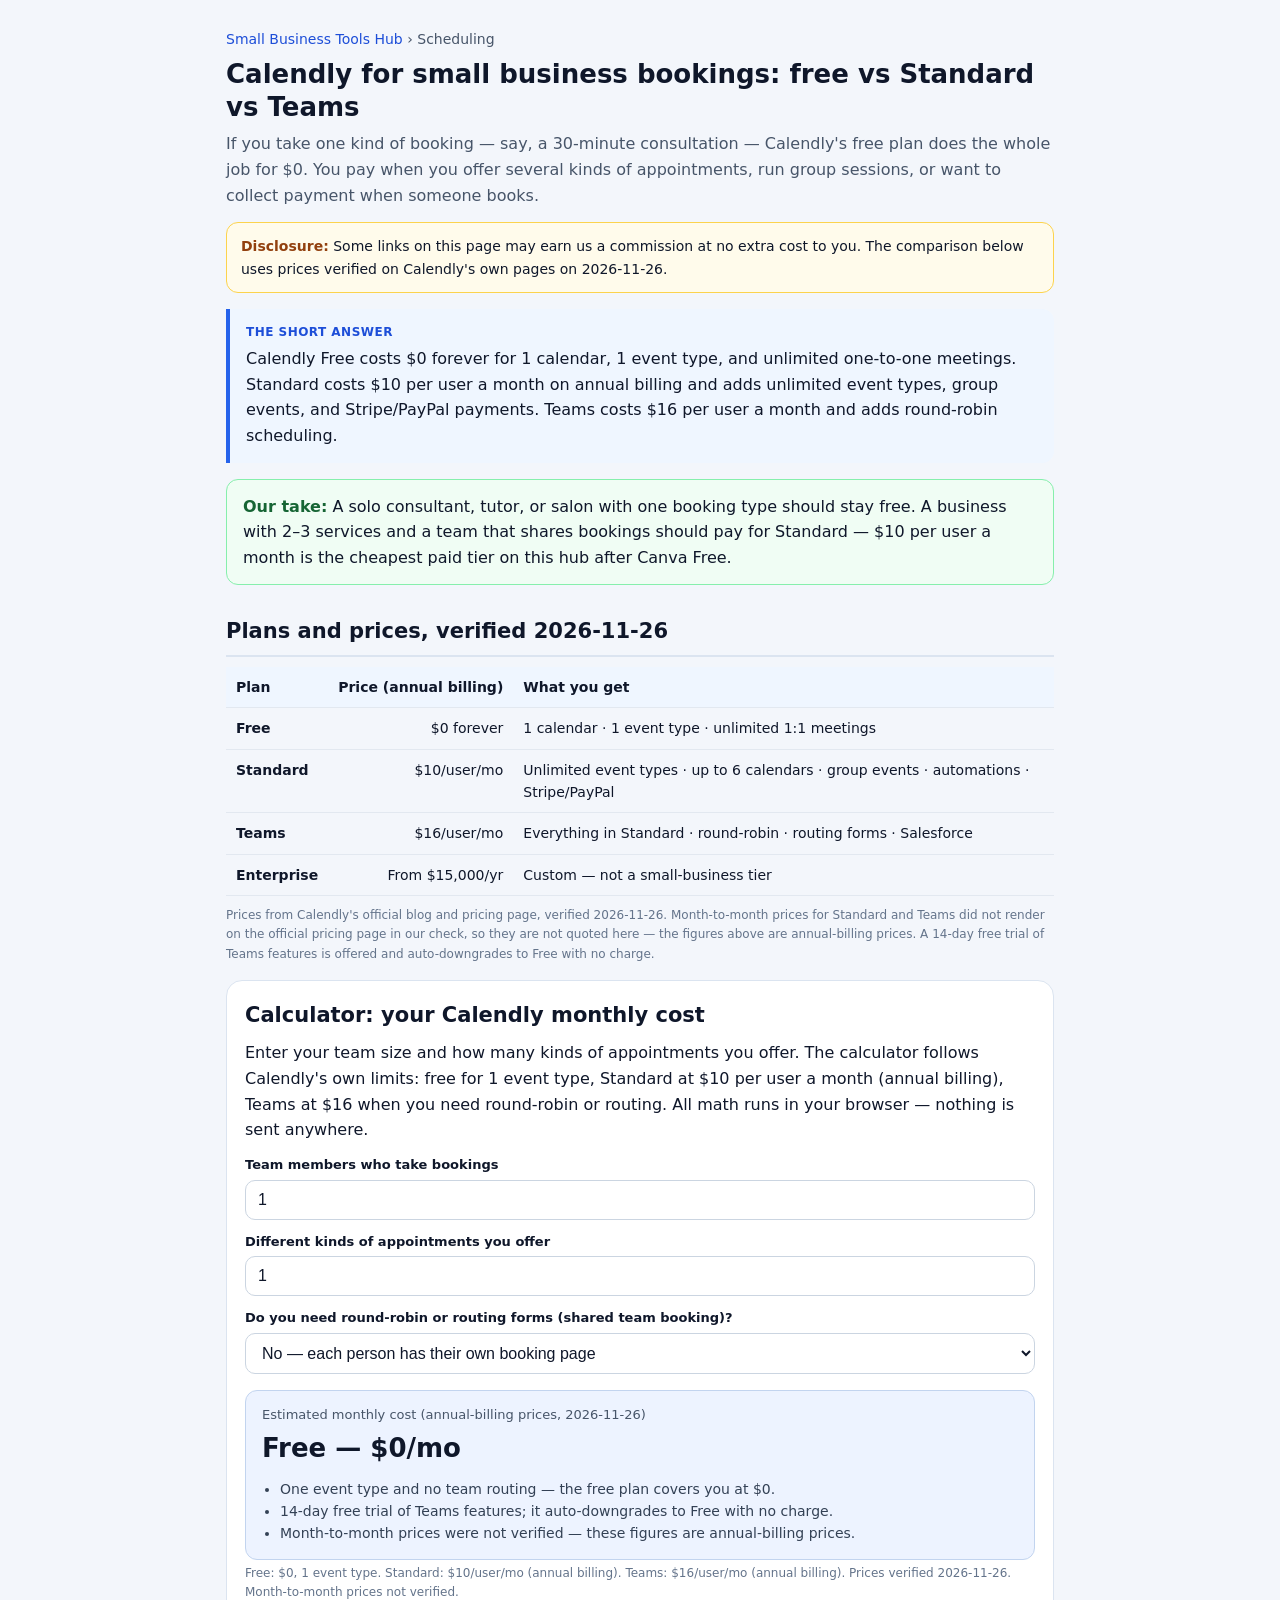
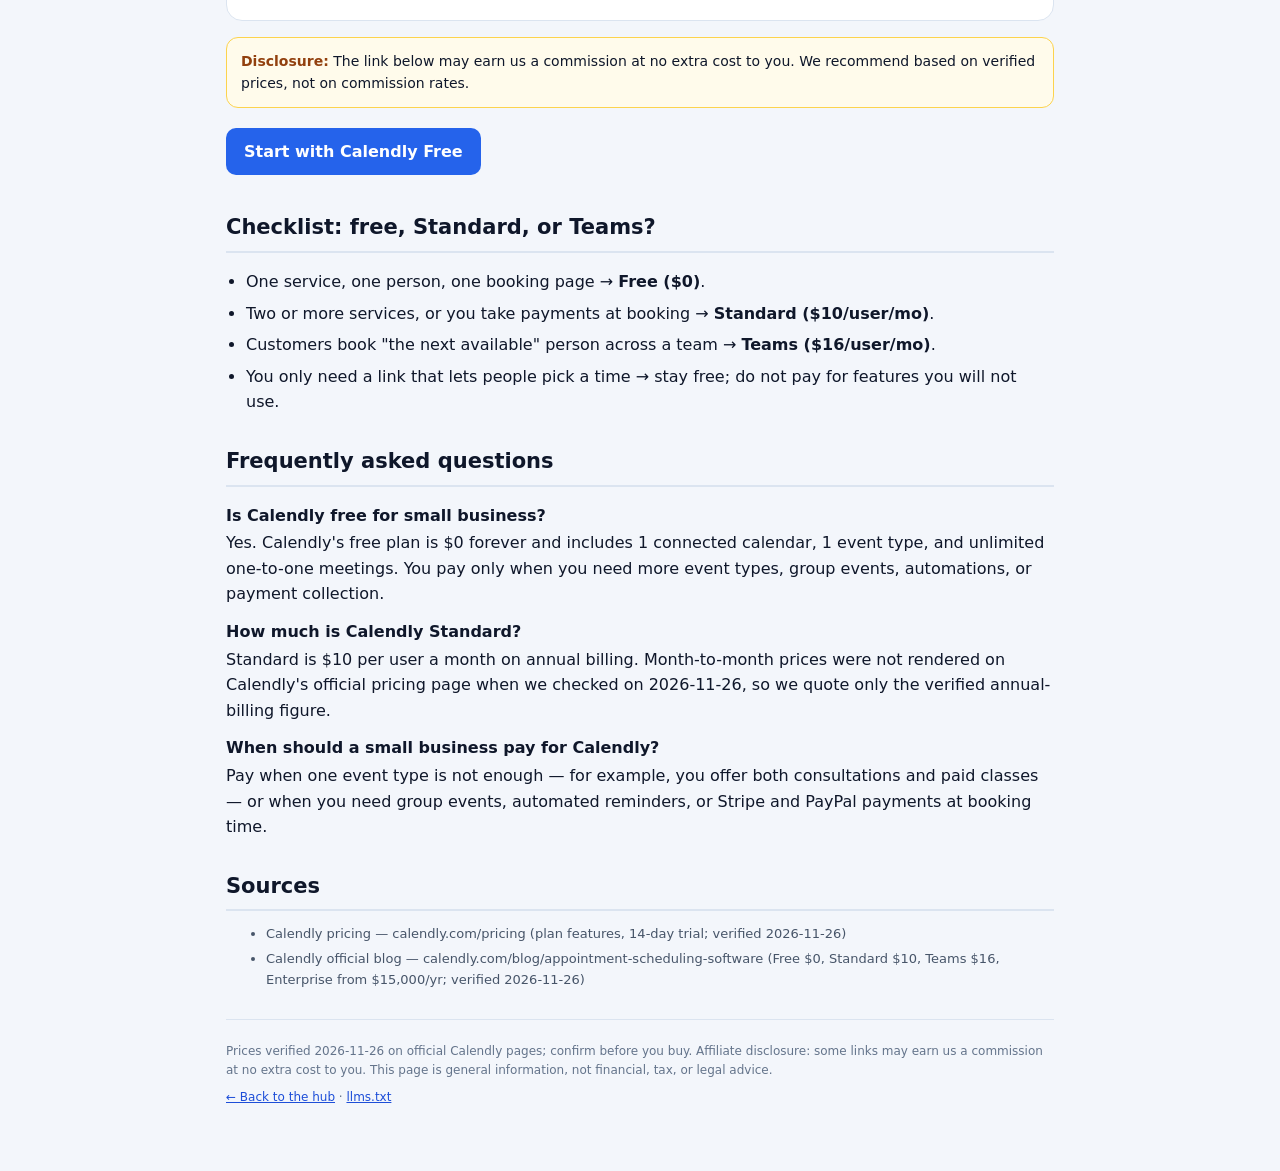
<file: smb-tools/calendly-booking-small-business.html>
<!DOCTYPE html>
<html lang="en">
<head>
<meta charset="utf-8">
<meta name="viewport" content="width=device-width, initial-scale=1">
<title>Calendly for Small Business Bookings (2026): Free vs Standard vs Teams</title>
<meta name="description" content="Calendly Free is $0 forever for one event type. Standard is $10 per user a month and Teams is $16 (annual billing). Compare plans and calculate your cost.">
<meta property="og:type" content="article">
<meta property="og:title" content="Calendly for Small Business Bookings (2026): Free vs Standard vs Teams">
<meta property="og:description" content="Calendly Free $0, Standard $10/user/mo, Teams $16/user/mo (annual billing). Verified prices and a cost calculator.">
<meta property="og:url" content="https://nydds.github.io/smb-tools/calendly-booking-small-business.html">
<link rel="canonical" href="https://nydds.github.io/smb-tools/calendly-booking-small-business.html">
<link rel="stylesheet" href="assets/style.css">
<script type="application/ld+json">
{
  "@context": "https://schema.org",
  "@graph": [
    {
      "@type": "WebPage",
      "@id": "https://nydds.github.io/smb-tools/calendly-booking-small-business.html#webpage",
      "url": "https://nydds.github.io/smb-tools/calendly-booking-small-business.html",
      "name": "Calendly for Small Business Bookings (2026): Free vs Standard vs Teams",
      "description": "Verified Calendly plan comparison for small businesses, with an interactive monthly cost calculator."
    },
    {
      "@type": "FAQPage",
      "@id": "https://nydds.github.io/smb-tools/calendly-booking-small-business.html#faq",
      "mainEntity": [
        {
          "@type": "Question",
          "name": "Is Calendly free for small business?",
          "acceptedAnswer": { "@type": "Answer", "text": "Yes. Calendly's free plan is $0 forever and includes 1 connected calendar, 1 event type, and unlimited one-to-one meetings. You pay only when you need more event types, group events, automations, or payment collection." }
        },
        {
          "@type": "Question",
          "name": "How much is Calendly Standard?",
          "acceptedAnswer": { "@type": "Answer", "text": "Standard is $10 per user a month on annual billing. Month-to-month prices were not rendered on Calendly's official pricing page when we checked on 2026-11-26, so we quote only the verified annual-billing figure." }
        },
        {
          "@type": "Question",
          "name": "When should a small business pay for Calendly?",
          "acceptedAnswer": { "@type": "Answer", "text": "Pay when one event type is not enough — for example, you offer both consultations and paid classes — or when you need group events, automated reminders, or Stripe and PayPal payments at booking time." }
        }
      ]
    }
  ]
}
</script>
</head>
<body>
<div class="wrap">
  <p class="nav"><a href="./">Small Business Tools Hub</a> &rsaquo; Scheduling</p>
  <h1>Calendly for small business bookings: free vs Standard vs Teams</h1>
  <p class="lede">If you take one kind of booking — say, a 30-minute consultation — Calendly's free plan does the whole job for $0. You pay when you offer several kinds of appointments, run group sessions, or want to collect payment when someone books.</p>

  <div class="disclosure"><strong>Disclosure:</strong> Some links on this page may earn us a commission at no extra cost to you. The comparison below uses prices verified on Calendly's own pages on 2026-11-26.</div>

  <div class="answer">
    <p class="label">The short answer</p>
    <p>Calendly Free costs $0 forever for 1 calendar, 1 event type, and unlimited one-to-one meetings. Standard costs $10 per user a month on annual billing and adds unlimited event types, group events, and Stripe/PayPal payments. Teams costs $16 per user a month and adds round-robin scheduling.</p>
  </div>

  <div class="verdict"><strong>Our take:</strong> A solo consultant, tutor, or salon with one booking type should stay free. A business with 2–3 services and a team that shares bookings should pay for Standard — $10 per user a month is the cheapest paid tier on this hub after Canva Free.</div>

  <h2>Plans and prices, verified 2026-11-26</h2>
  <table>
    <thead><tr><th>Plan</th><th class="num">Price (annual billing)</th><th>What you get</th></tr></thead>
    <tbody>
      <tr><td><strong>Free</strong></td><td class="num">$0 forever</td><td>1 calendar · 1 event type · unlimited 1:1 meetings</td></tr>
      <tr><td><strong>Standard</strong></td><td class="num">$10/user/mo</td><td>Unlimited event types · up to 6 calendars · group events · automations · Stripe/PayPal</td></tr>
      <tr><td><strong>Teams</strong></td><td class="num">$16/user/mo</td><td>Everything in Standard · round-robin · routing forms · Salesforce</td></tr>
      <tr><td><strong>Enterprise</strong></td><td class="num">From $15,000/yr</td><td>Custom — not a small-business tier</td></tr>
    </tbody>
  </table>
  <p class="hint">Prices from Calendly's official blog and pricing page, verified 2026-11-26. Month-to-month prices for Standard and Teams did not render on the official pricing page in our check, so they are not quoted here — the figures above are annual-billing prices. A 14-day free trial of Teams features is offered and auto-downgrades to Free with no charge.</p>

  <div class="card">
    <h2>Calculator: your Calendly monthly cost</h2>
    <p>Enter your team size and how many kinds of appointments you offer. The calculator follows Calendly's own limits: free for 1 event type, Standard at $10 per user a month (annual billing), Teams at $16 when you need round-robin or routing. All math runs in your browser — nothing is sent anywhere.</p>
    <label for="ca-users">Team members who take bookings</label>
    <input type="number" id="ca-users" min="1" max="100" step="1" value="1">
    <label for="ca-types">Different kinds of appointments you offer</label>
    <input type="number" id="ca-types" min="1" max="100" step="1" value="1">
    <label for="ca-routing">Do you need round-robin or routing forms (shared team booking)?</label>
    <select id="ca-routing">
      <option value="no" selected>No — each person has their own booking page</option>
      <option value="yes">Yes — bookings should route across the team</option>
    </select>
    <div class="result" id="ca-out" aria-live="polite"></div>
    <p class="hint">Free: $0, 1 event type. Standard: $10/user/mo (annual billing). Teams: $16/user/mo (annual billing). Prices verified 2026-11-26. Month-to-month prices not verified.</p>
  </div>

  <div class="disclosure"><strong>Disclosure:</strong> The link below may earn us a commission at no extra cost to you. We recommend based on verified prices, not on commission rates.</div>
  <p><a class="cta" data-aff-program="calendly" href="https://calendly.com/">Start with Calendly Free</a></p>

  <h2>Checklist: free, Standard, or Teams?</h2>
  <ul class="checklist">
    <li>One service, one person, one booking page → <strong>Free ($0)</strong>.</li>
    <li>Two or more services, or you take payments at booking → <strong>Standard ($10/user/mo)</strong>.</li>
    <li>Customers book "the next available" person across a team → <strong>Teams ($16/user/mo)</strong>.</li>
    <li>You only need a link that lets people pick a time → stay free; do not pay for features you will not use.</li>
  </ul>

  <h2>Frequently asked questions</h2>
  <dl class="faq">
    <dt>Is Calendly free for small business?</dt>
    <dd>Yes. Calendly's free plan is $0 forever and includes 1 connected calendar, 1 event type, and unlimited one-to-one meetings. You pay only when you need more event types, group events, automations, or payment collection.</dd>
    <dt>How much is Calendly Standard?</dt>
    <dd>Standard is $10 per user a month on annual billing. Month-to-month prices were not rendered on Calendly's official pricing page when we checked on 2026-11-26, so we quote only the verified annual-billing figure.</dd>
    <dt>When should a small business pay for Calendly?</dt>
    <dd>Pay when one event type is not enough — for example, you offer both consultations and paid classes — or when you need group events, automated reminders, or Stripe and PayPal payments at booking time.</dd>
  </dl>

  <h2>Sources</h2>
  <ul class="sources">
    <li>Calendly pricing — calendly.com/pricing (plan features, 14-day trial; verified 2026-11-26)</li>
    <li>Calendly official blog — calendly.com/blog/appointment-scheduling-software (Free $0, Standard $10, Teams $16, Enterprise from $15,000/yr; verified 2026-11-26)</li>
  </ul>

  <div class="foot">
    <p>Prices verified 2026-11-26 on official Calendly pages; confirm before you buy. Affiliate disclosure: some links may earn us a commission at no extra cost to you. This page is general information, not financial, tax, or legal advice.</p>
    <p><a href="./">← Back to the hub</a> · <a href="llms.txt">llms.txt</a></p>
  </div>
</div>
<script src="assets/aff.js"></script>
<script>
(function () {
  function money(n) { return "$" + n.toLocaleString("en-US", { minimumFractionDigits: 0, maximumFractionDigits: 0 }); }
  function calc() {
    var users = Math.max(1, +document.getElementById("ca-users").value || 1);
    var types = Math.max(1, +document.getElementById("ca-types").value || 1);
    var routing = document.getElementById("ca-routing").value === "yes";

    var plan, monthly, note;
    if (types <= 1 && !routing) {
      plan = "Free"; monthly = 0;
      note = "One event type and no team routing — the free plan covers you at $0.";
    } else if (!routing) {
      plan = "Standard"; monthly = 10 * users;
      note = "Standard at $10 per user a month (annual billing) covers unlimited event types, group events, and Stripe/PayPal payments.";
    } else {
      plan = "Teams"; monthly = 16 * users;
      note = "Round-robin and routing forms need Teams at $16 per user a month (annual billing).";
    }
    document.getElementById("ca-out").innerHTML =
      '<p class="k">Estimated monthly cost (annual-billing prices, 2026-11-26)</p>' +
      '<p class="v">' + plan + ' — ' + money(monthly) + '/mo</p>' +
      '<ul><li>' + note + '</li>' +
      '<li>14-day free trial of Teams features; it auto-downgrades to Free with no charge.</li>' +
      '<li>Month-to-month prices were not verified — these figures are annual-billing prices.</li></ul>';
  }
  ["ca-users", "ca-types", "ca-routing"].forEach(function (id) {
    document.getElementById(id).addEventListener("input", calc);
    document.getElementById(id).addEventListener("change", calc);
  });
  calc();
})();
</script>
</body>
</html>
</file>
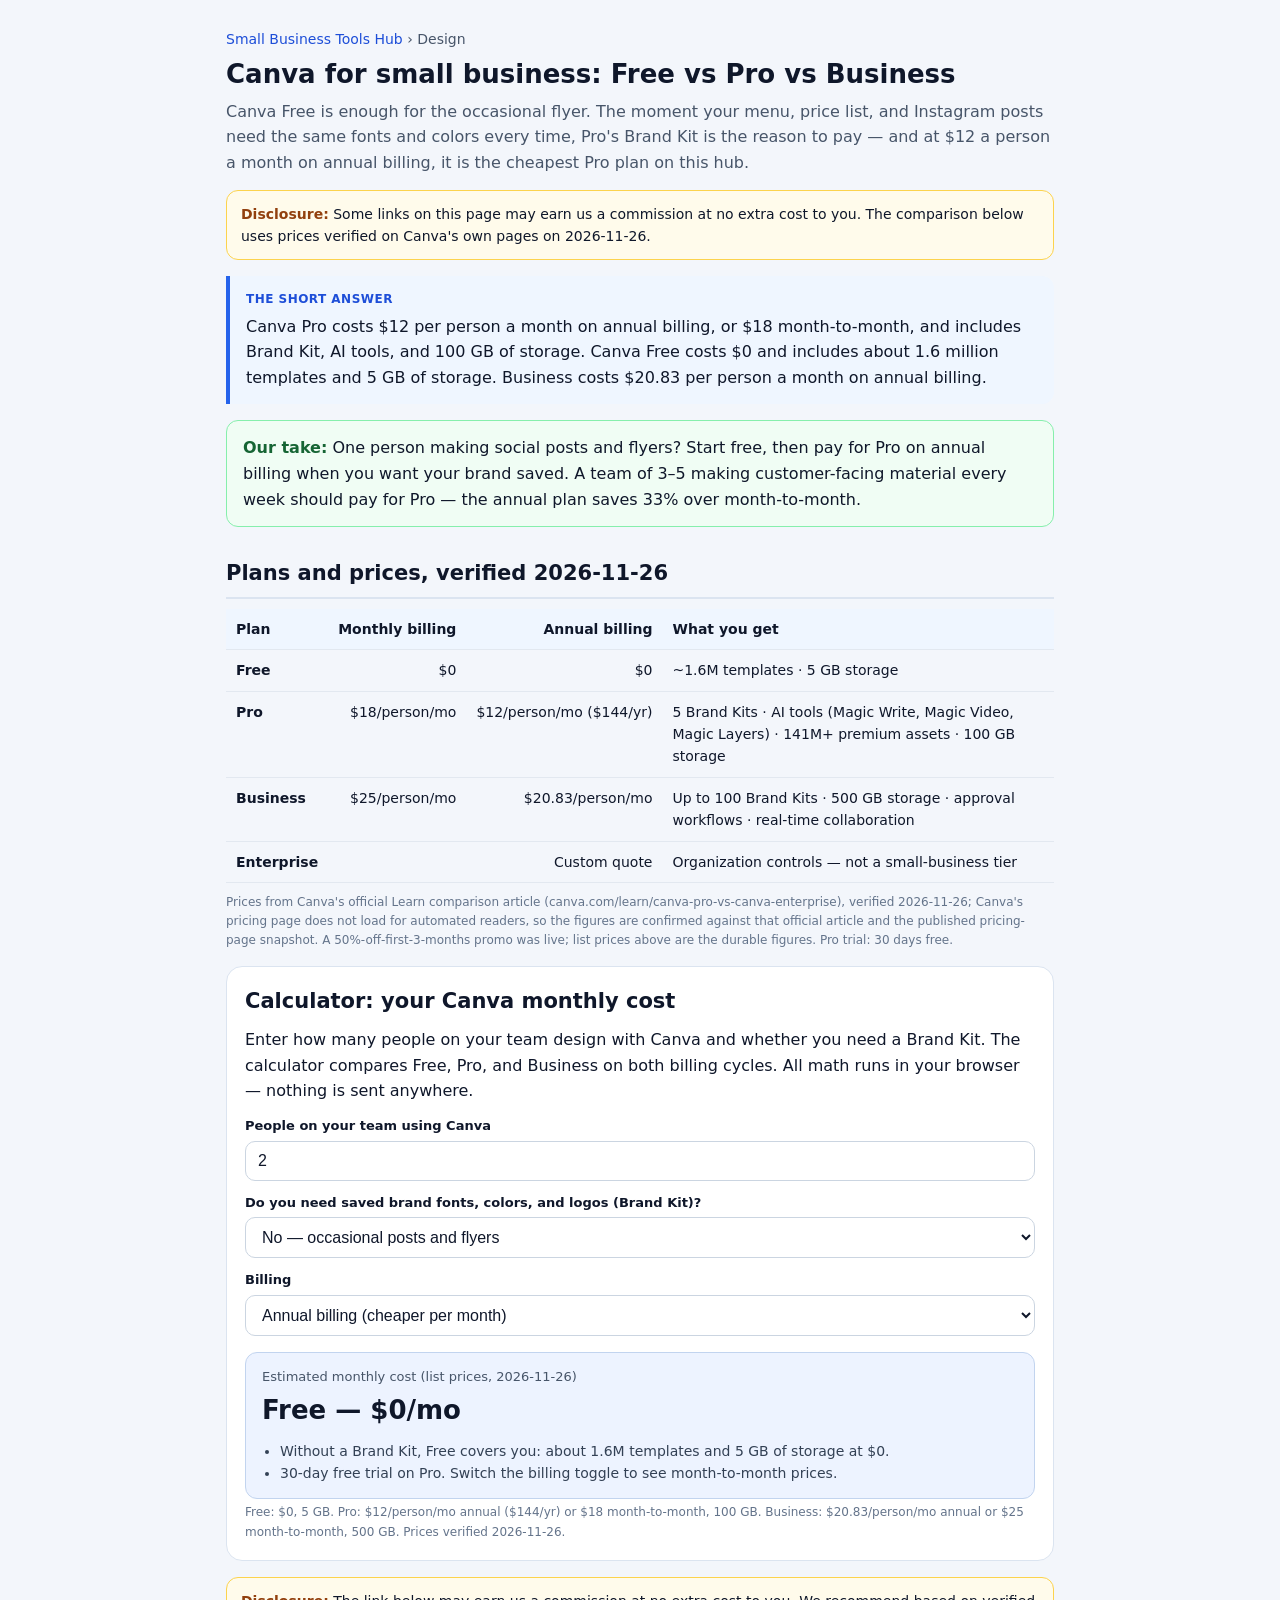
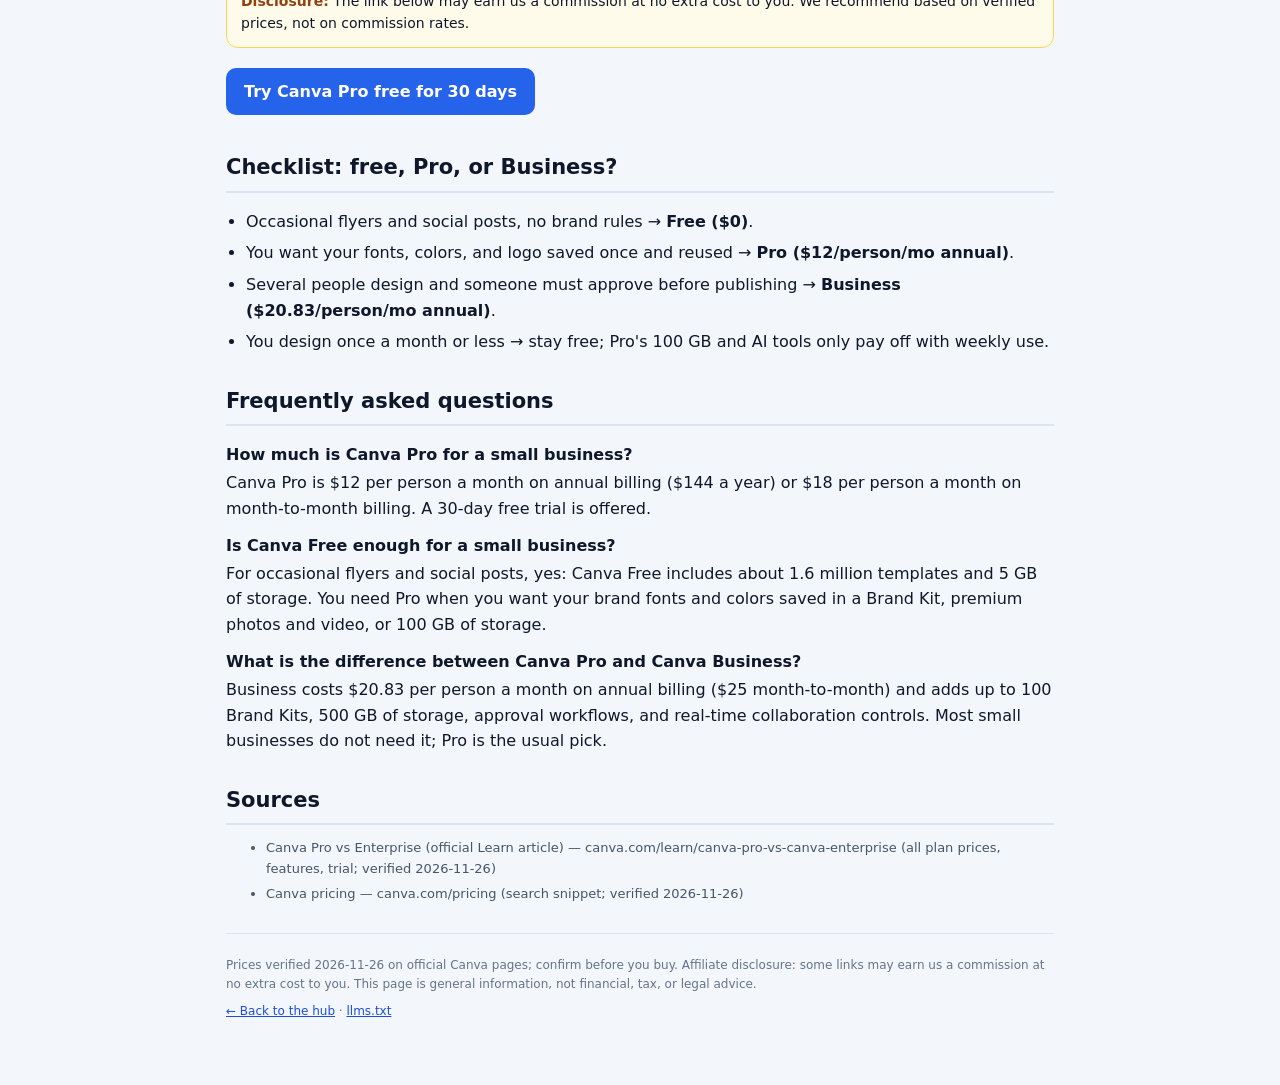
<file: smb-tools/canva-small-business.html>
<!DOCTYPE html>
<html lang="en">
<head>
<meta charset="utf-8">
<meta name="viewport" content="width=device-width, initial-scale=1">
<title>Canva for Small Business (2026): Free vs Pro vs Business</title>
<meta name="description" content="Canva Pro is $12 per person a month on annual billing ($18 month-to-month). Free includes 5 GB storage; Pro adds Brand Kit, AI tools, and 100 GB. Compare plans and calculate your cost.">
<meta property="og:type" content="article">
<meta property="og:title" content="Canva for Small Business (2026): Free vs Pro vs Business">
<meta property="og:description" content="Canva Pro $12/person/mo (annual) or $18 month-to-month. Free $0 with 5 GB. Verified prices and a cost calculator.">
<meta property="og:url" content="https://nydds.github.io/smb-tools/canva-small-business.html">
<link rel="canonical" href="https://nydds.github.io/smb-tools/canva-small-business.html">
<link rel="stylesheet" href="assets/style.css">
<script type="application/ld+json">
{
  "@context": "https://schema.org",
  "@graph": [
    {
      "@type": "WebPage",
      "@id": "https://nydds.github.io/smb-tools/canva-small-business.html#webpage",
      "url": "https://nydds.github.io/smb-tools/canva-small-business.html",
      "name": "Canva for Small Business (2026): Free vs Pro vs Business",
      "description": "Verified Canva plan comparison for small businesses, with an interactive monthly cost calculator."
    },
    {
      "@type": "FAQPage",
      "@id": "https://nydds.github.io/smb-tools/canva-small-business.html#faq",
      "mainEntity": [
        {
          "@type": "Question",
          "name": "How much is Canva Pro for a small business?",
          "acceptedAnswer": { "@type": "Answer", "text": "Canva Pro is $12 per person a month on annual billing ($144 a year) or $18 per person a month on month-to-month billing. A 30-day free trial is offered." }
        },
        {
          "@type": "Question",
          "name": "Is Canva Free enough for a small business?",
          "acceptedAnswer": { "@type": "Answer", "text": "For occasional flyers and social posts, yes: Canva Free includes about 1.6 million templates and 5 GB of storage. You need Pro when you want your brand fonts and colors saved in a Brand Kit, premium photos and video, or 100 GB of storage." }
        },
        {
          "@type": "Question",
          "name": "What is the difference between Canva Pro and Canva Business?",
          "acceptedAnswer": { "@type": "Answer", "text": "Business costs $20.83 per person a month on annual billing ($25 month-to-month) and adds up to 100 Brand Kits, 500 GB of storage, approval workflows, and real-time collaboration controls. Most small businesses do not need it; Pro is the usual pick." }
        }
      ]
    }
  ]
}
</script>
</head>
<body>
<div class="wrap">
  <p class="nav"><a href="./">Small Business Tools Hub</a> &rsaquo; Design</p>
  <h1>Canva for small business: Free vs Pro vs Business</h1>
  <p class="lede">Canva Free is enough for the occasional flyer. The moment your menu, price list, and Instagram posts need the same fonts and colors every time, Pro's Brand Kit is the reason to pay — and at $12 a person a month on annual billing, it is the cheapest Pro plan on this hub.</p>

  <div class="disclosure"><strong>Disclosure:</strong> Some links on this page may earn us a commission at no extra cost to you. The comparison below uses prices verified on Canva's own pages on 2026-11-26.</div>

  <div class="answer">
    <p class="label">The short answer</p>
    <p>Canva Pro costs $12 per person a month on annual billing, or $18 month-to-month, and includes Brand Kit, AI tools, and 100 GB of storage. Canva Free costs $0 and includes about 1.6 million templates and 5 GB of storage. Business costs $20.83 per person a month on annual billing.</p>
  </div>

  <div class="verdict"><strong>Our take:</strong> One person making social posts and flyers? Start free, then pay for Pro on annual billing when you want your brand saved. A team of 3–5 making customer-facing material every week should pay for Pro — the annual plan saves 33% over month-to-month.</div>

  <h2>Plans and prices, verified 2026-11-26</h2>
  <table>
    <thead><tr><th>Plan</th><th class="num">Monthly billing</th><th class="num">Annual billing</th><th>What you get</th></tr></thead>
    <tbody>
      <tr><td><strong>Free</strong></td><td class="num">$0</td><td class="num">$0</td><td>~1.6M templates · 5 GB storage</td></tr>
      <tr><td><strong>Pro</strong></td><td class="num">$18/person/mo</td><td class="num">$12/person/mo ($144/yr)</td><td>5 Brand Kits · AI tools (Magic Write, Magic Video, Magic Layers) · 141M+ premium assets · 100 GB storage</td></tr>
      <tr><td><strong>Business</strong></td><td class="num">$25/person/mo</td><td class="num">$20.83/person/mo</td><td>Up to 100 Brand Kits · 500 GB storage · approval workflows · real-time collaboration</td></tr>
      <tr><td><strong>Enterprise</strong></td><td class="num" colspan="2">Custom quote</td><td>Organization controls — not a small-business tier</td></tr>
    </tbody>
  </table>
  <p class="hint">Prices from Canva's official Learn comparison article (canva.com/learn/canva-pro-vs-canva-enterprise), verified 2026-11-26; Canva's pricing page does not load for automated readers, so the figures are confirmed against that official article and the published pricing-page snapshot. A 50%-off-first-3-months promo was live; list prices above are the durable figures. Pro trial: 30 days free.</p>

  <div class="card">
    <h2>Calculator: your Canva monthly cost</h2>
    <p>Enter how many people on your team design with Canva and whether you need a Brand Kit. The calculator compares Free, Pro, and Business on both billing cycles. All math runs in your browser — nothing is sent anywhere.</p>
    <label for="cv-people">People on your team using Canva</label>
    <input type="number" id="cv-people" min="1" max="100" step="1" value="2">
    <label for="cv-brandkit">Do you need saved brand fonts, colors, and logos (Brand Kit)?</label>
    <select id="cv-brandkit">
      <option value="no" selected>No — occasional posts and flyers</option>
      <option value="yes">Yes — consistent branding on everything</option>
    </select>
    <label for="cv-billing">Billing</label>
    <select id="cv-billing">
      <option value="annual" selected>Annual billing (cheaper per month)</option>
      <option value="monthly">Month-to-month billing</option>
    </select>
    <div class="result" id="cv-out" aria-live="polite"></div>
    <p class="hint">Free: $0, 5 GB. Pro: $12/person/mo annual ($144/yr) or $18 month-to-month, 100 GB. Business: $20.83/person/mo annual or $25 month-to-month, 500 GB. Prices verified 2026-11-26.</p>
  </div>

  <div class="disclosure"><strong>Disclosure:</strong> The link below may earn us a commission at no extra cost to you. We recommend based on verified prices, not on commission rates.</div>
  <p><a class="cta" data-aff-program="canva" href="https://www.canva.com/">Try Canva Pro free for 30 days</a></p>

  <h2>Checklist: free, Pro, or Business?</h2>
  <ul class="checklist">
    <li>Occasional flyers and social posts, no brand rules → <strong>Free ($0)</strong>.</li>
    <li>You want your fonts, colors, and logo saved once and reused → <strong>Pro ($12/person/mo annual)</strong>.</li>
    <li>Several people design and someone must approve before publishing → <strong>Business ($20.83/person/mo annual)</strong>.</li>
    <li>You design once a month or less → stay free; Pro's 100 GB and AI tools only pay off with weekly use.</li>
  </ul>

  <h2>Frequently asked questions</h2>
  <dl class="faq">
    <dt>How much is Canva Pro for a small business?</dt>
    <dd>Canva Pro is $12 per person a month on annual billing ($144 a year) or $18 per person a month on month-to-month billing. A 30-day free trial is offered.</dd>
    <dt>Is Canva Free enough for a small business?</dt>
    <dd>For occasional flyers and social posts, yes: Canva Free includes about 1.6 million templates and 5 GB of storage. You need Pro when you want your brand fonts and colors saved in a Brand Kit, premium photos and video, or 100 GB of storage.</dd>
    <dt>What is the difference between Canva Pro and Canva Business?</dt>
    <dd>Business costs $20.83 per person a month on annual billing ($25 month-to-month) and adds up to 100 Brand Kits, 500 GB of storage, approval workflows, and real-time collaboration controls. Most small businesses do not need it; Pro is the usual pick.</dd>
  </dl>

  <h2>Sources</h2>
  <ul class="sources">
    <li>Canva Pro vs Enterprise (official Learn article) — canva.com/learn/canva-pro-vs-canva-enterprise (all plan prices, features, trial; verified 2026-11-26)</li>
    <li>Canva pricing — canva.com/pricing (search snippet; verified 2026-11-26)</li>
  </ul>

  <div class="foot">
    <p>Prices verified 2026-11-26 on official Canva pages; confirm before you buy. Affiliate disclosure: some links may earn us a commission at no extra cost to you. This page is general information, not financial, tax, or legal advice.</p>
    <p><a href="./">← Back to the hub</a> · <a href="llms.txt">llms.txt</a></p>
  </div>
</div>
<script src="assets/aff.js"></script>
<script>
(function () {
  function money(n) { return "$" + n.toLocaleString("en-US", { minimumFractionDigits: 0, maximumFractionDigits: 2 }); }
  function calc() {
    var people = Math.max(1, +document.getElementById("cv-people").value || 1);
    var brandkit = document.getElementById("cv-brandkit").value === "yes";
    var annual = document.getElementById("cv-billing").value === "annual";

    var proRate = annual ? 12 : 18;
    var bizRate = annual ? 20.83 : 25;
    var plan, monthly, note;
    if (!brandkit) {
      plan = "Free"; monthly = 0;
      note = "Without a Brand Kit, Free covers you: about 1.6M templates and 5 GB of storage at $0.";
    } else if (people <= 10) {
      plan = "Pro"; monthly = proRate * people;
      note = "Pro at $" + proRate + " per person a month (" + (annual ? "annual billing" : "month-to-month") + ") gives you 5 Brand Kits, AI tools, and 100 GB of storage.";
    } else {
      plan = "Business"; monthly = bizRate * people;
      note = "With " + people + " people, Business at $" + bizRate + " per person a month adds up to 100 Brand Kits, 500 GB, and approval workflows.";
    }
    var annualSaving = brandkit && annual ? " Annual billing saves " + (plan === "Pro" ? "33%" : "17%") + " over month-to-month." : "";
    document.getElementById("cv-out").innerHTML =
      '<p class="k">Estimated monthly cost (list prices, 2026-11-26)</p>' +
      '<p class="v">' + plan + ' — ' + money(monthly) + '/mo</p>' +
      '<ul><li>' + note + annualSaving + '</li>' +
      '<li>30-day free trial on Pro. ' + (annual ? "Switch the billing toggle to see month-to-month prices." : "Switch to annual billing to see the cheaper rate.") + '</li></ul>';
  }
  ["cv-people", "cv-brandkit", "cv-billing"].forEach(function (id) {
    document.getElementById(id).addEventListener("input", calc);
    document.getElementById(id).addEventListener("change", calc);
  });
  calc();
})();
</script>
</body>
</html>
</file>
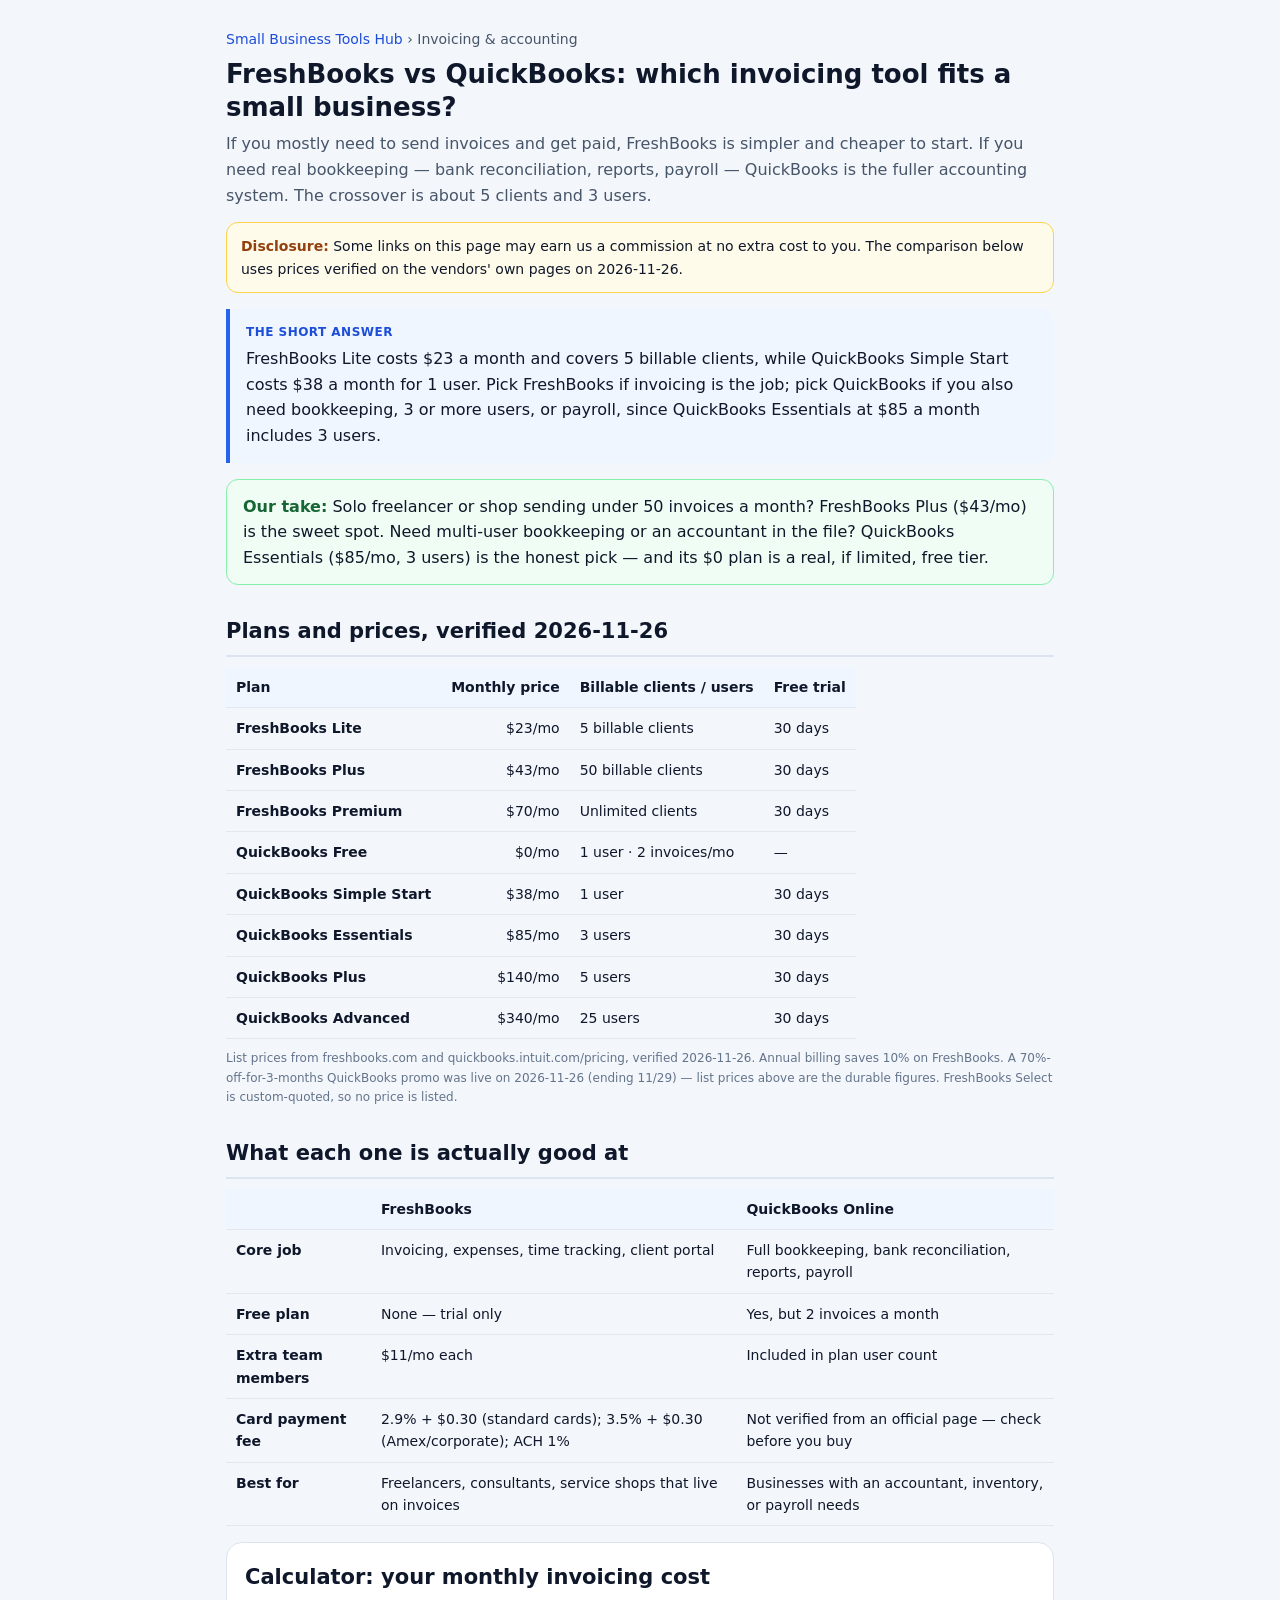
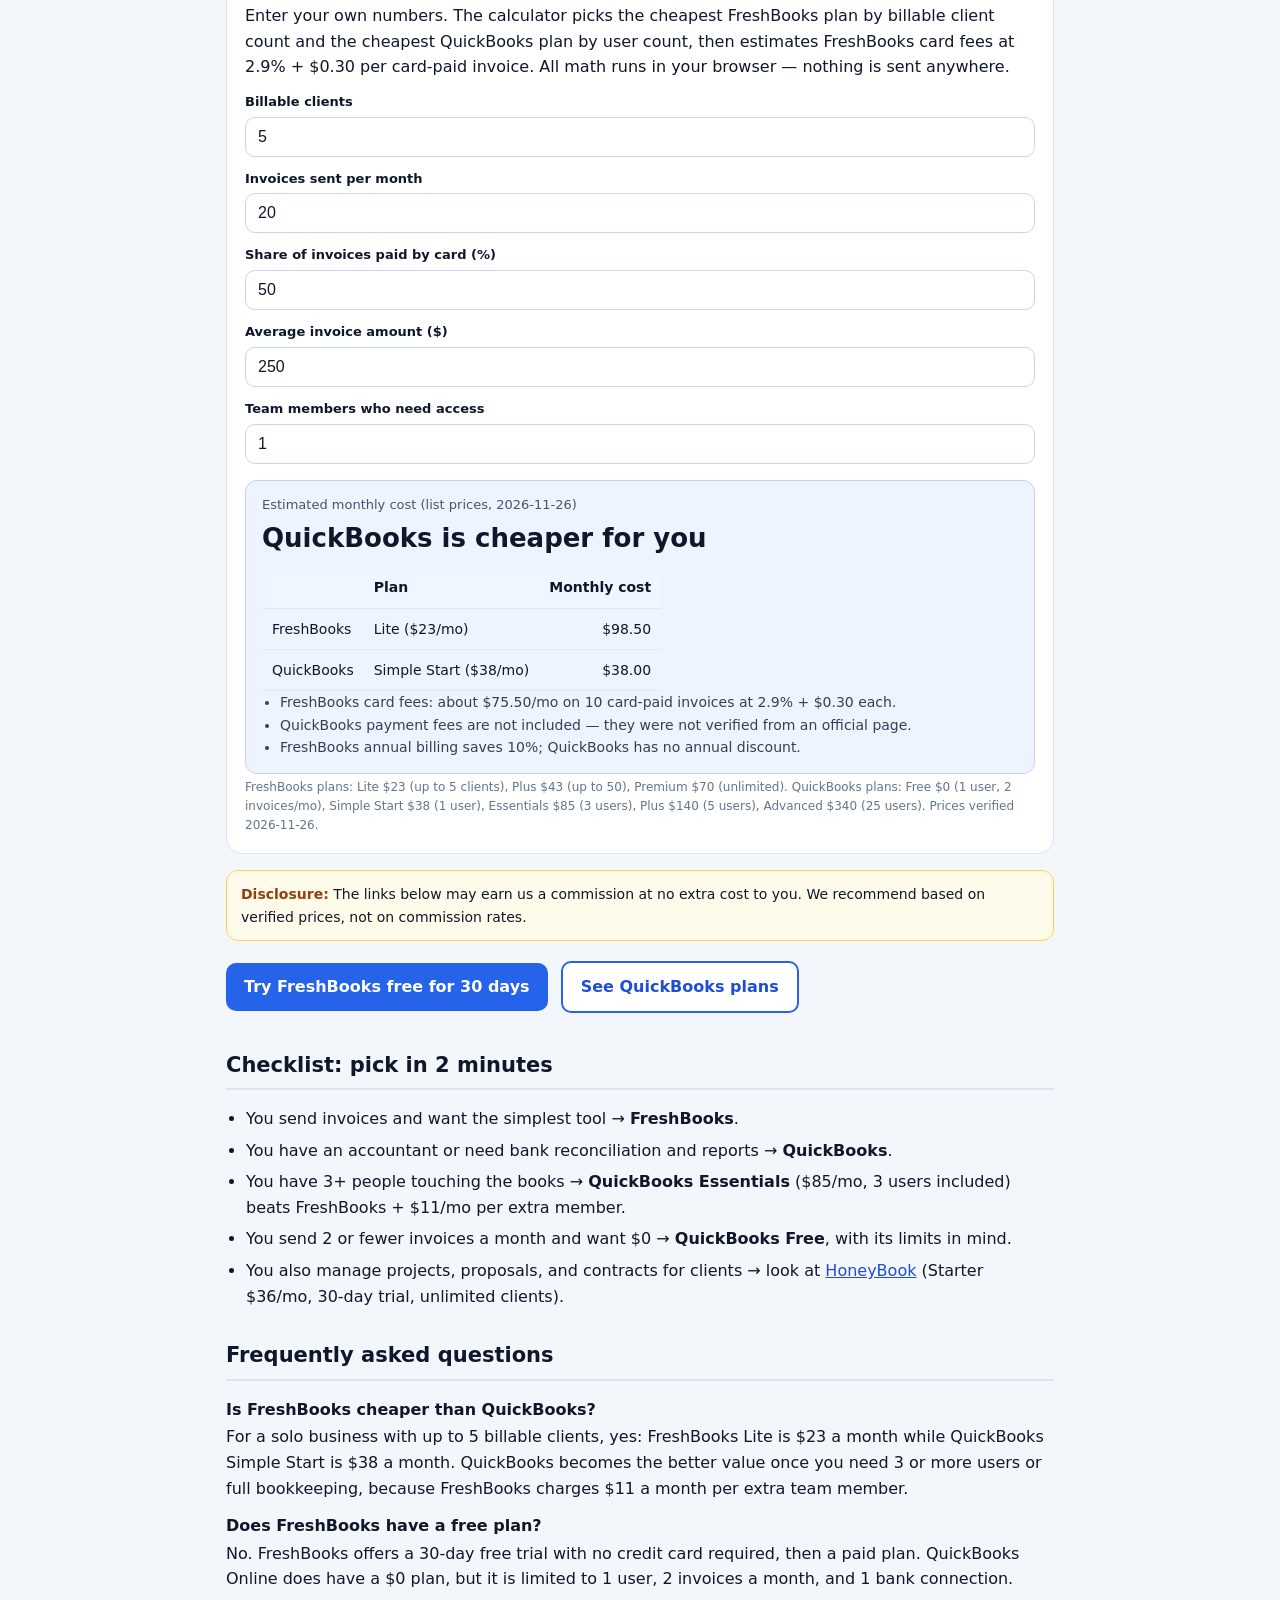
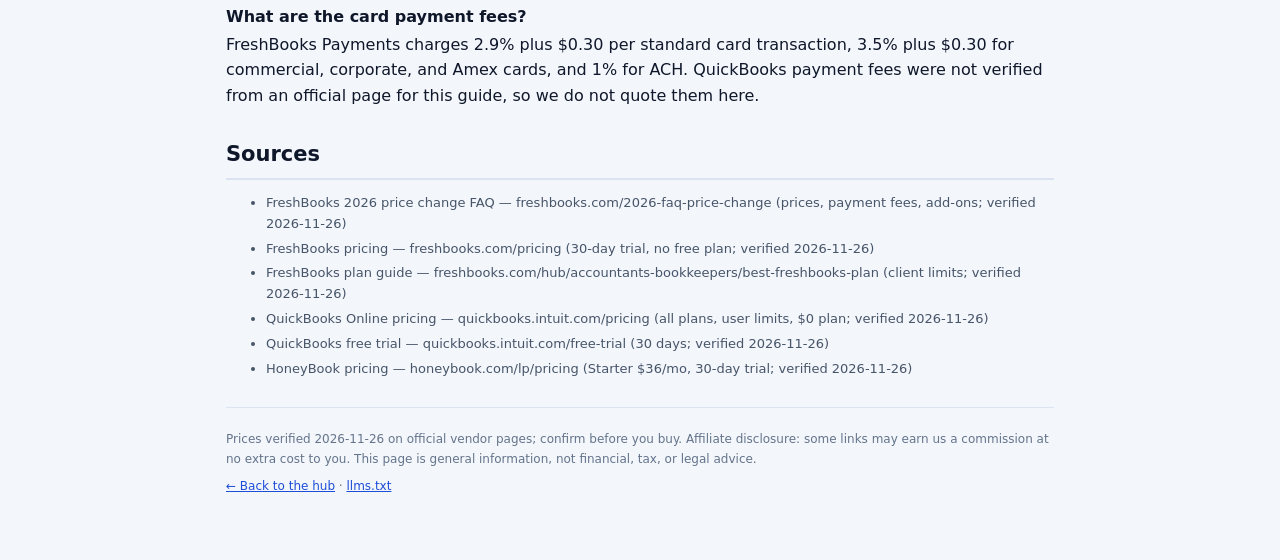
<file: smb-tools/freshbooks-vs-quickbooks.html>
<!DOCTYPE html>
<html lang="en">
<head>
<meta charset="utf-8">
<meta name="viewport" content="width=device-width, initial-scale=1">
<title>FreshBooks vs QuickBooks (2026): Which Invoicing Tool Fits a Small Business?</title>
<meta name="description" content="FreshBooks Lite is $23 a month for 5 billable clients; QuickBooks Simple Start is $38 a month for 1 user. Compare plans, payment fees, and free trials — then run the calculator on your own invoice volume.">
<meta property="og:type" content="article">
<meta property="og:title" content="FreshBooks vs QuickBooks (2026): Which Invoicing Tool Fits a Small Business?">
<meta property="og:description" content="FreshBooks Lite $23/mo vs QuickBooks Simple Start $38/mo. Verified prices, payment fees, and a calculator for your invoice volume.">
<meta property="og:url" content="https://nydds.github.io/smb-tools/freshbooks-vs-quickbooks.html">
<link rel="canonical" href="https://nydds.github.io/smb-tools/freshbooks-vs-quickbooks.html">
<link rel="stylesheet" href="assets/style.css">
<script type="application/ld+json">
{
  "@context": "https://schema.org",
  "@graph": [
    {
      "@type": "WebPage",
      "@id": "https://nydds.github.io/smb-tools/freshbooks-vs-quickbooks.html#webpage",
      "url": "https://nydds.github.io/smb-tools/freshbooks-vs-quickbooks.html",
      "name": "FreshBooks vs QuickBooks (2026): Which Invoicing Tool Fits a Small Business?",
      "description": "Verified price and plan comparison of FreshBooks and QuickBooks Online for small businesses, with an interactive monthly cost calculator."
    },
    {
      "@type": "FAQPage",
      "@id": "https://nydds.github.io/smb-tools/freshbooks-vs-quickbooks.html#faq",
      "mainEntity": [
        {
          "@type": "Question",
          "name": "Is FreshBooks cheaper than QuickBooks?",
          "acceptedAnswer": { "@type": "Answer", "text": "For a solo business with up to 5 billable clients, yes: FreshBooks Lite is $23 a month while QuickBooks Simple Start is $38 a month. QuickBooks becomes the better value once you need 3 or more users or full bookkeeping, because FreshBooks charges $11 a month per extra team member." }
        },
        {
          "@type": "Question",
          "name": "Does FreshBooks have a free plan?",
          "acceptedAnswer": { "@type": "Answer", "text": "No. FreshBooks offers a 30-day free trial with no credit card required, then a paid plan. QuickBooks Online does have a $0 plan, but it is limited to 1 user, 2 invoices a month, and 1 bank connection." }
        },
        {
          "@type": "Question",
          "name": "What are the card payment fees?",
          "acceptedAnswer": { "@type": "Answer", "text": "FreshBooks Payments charges 2.9% plus $0.30 per standard card transaction, 3.5% plus $0.30 for commercial, corporate, and Amex cards, and 1% for ACH. QuickBooks payment fees were not verified from an official page for this guide, so we do not quote them here." }
        }
      ]
    }
  ]
}
</script>
</head>
<body>
<div class="wrap">
  <p class="nav"><a href="./">Small Business Tools Hub</a> &rsaquo; Invoicing &amp; accounting</p>
  <h1>FreshBooks vs QuickBooks: which invoicing tool fits a small business?</h1>
  <p class="lede">If you mostly need to send invoices and get paid, FreshBooks is simpler and cheaper to start. If you need real bookkeeping — bank reconciliation, reports, payroll — QuickBooks is the fuller accounting system. The crossover is about 5 clients and 3 users.</p>

  <div class="disclosure"><strong>Disclosure:</strong> Some links on this page may earn us a commission at no extra cost to you. The comparison below uses prices verified on the vendors' own pages on 2026-11-26.</div>

  <div class="answer">
    <p class="label">The short answer</p>
    <p>FreshBooks Lite costs $23 a month and covers 5 billable clients, while QuickBooks Simple Start costs $38 a month for 1 user. Pick FreshBooks if invoicing is the job; pick QuickBooks if you also need bookkeeping, 3 or more users, or payroll, since QuickBooks Essentials at $85 a month includes 3 users.</p>
  </div>

  <div class="verdict"><strong>Our take:</strong> Solo freelancer or shop sending under 50 invoices a month? FreshBooks Plus ($43/mo) is the sweet spot. Need multi-user bookkeeping or an accountant in the file? QuickBooks Essentials ($85/mo, 3 users) is the honest pick — and its $0 plan is a real, if limited, free tier.</div>

  <h2>Plans and prices, verified 2026-11-26</h2>
  <table>
    <thead><tr><th>Plan</th><th class="num">Monthly price</th><th>Billable clients / users</th><th>Free trial</th></tr></thead>
    <tbody>
      <tr><td><strong>FreshBooks Lite</strong></td><td class="num">$23/mo</td><td>5 billable clients</td><td>30 days</td></tr>
      <tr><td><strong>FreshBooks Plus</strong></td><td class="num">$43/mo</td><td>50 billable clients</td><td>30 days</td></tr>
      <tr><td><strong>FreshBooks Premium</strong></td><td class="num">$70/mo</td><td>Unlimited clients</td><td>30 days</td></tr>
      <tr><td><strong>QuickBooks Free</strong></td><td class="num">$0/mo</td><td>1 user · 2 invoices/mo</td><td>—</td></tr>
      <tr><td><strong>QuickBooks Simple Start</strong></td><td class="num">$38/mo</td><td>1 user</td><td>30 days</td></tr>
      <tr><td><strong>QuickBooks Essentials</strong></td><td class="num">$85/mo</td><td>3 users</td><td>30 days</td></tr>
      <tr><td><strong>QuickBooks Plus</strong></td><td class="num">$140/mo</td><td>5 users</td><td>30 days</td></tr>
      <tr><td><strong>QuickBooks Advanced</strong></td><td class="num">$340/mo</td><td>25 users</td><td>30 days</td></tr>
    </tbody>
  </table>
  <p class="hint">List prices from freshbooks.com and quickbooks.intuit.com/pricing, verified 2026-11-26. Annual billing saves 10% on FreshBooks. A 70%-off-for-3-months QuickBooks promo was live on 2026-11-26 (ending 11/29) — list prices above are the durable figures. FreshBooks Select is custom-quoted, so no price is listed.</p>

  <h2>What each one is actually good at</h2>
  <table>
    <thead><tr><th></th><th>FreshBooks</th><th>QuickBooks Online</th></tr></thead>
    <tbody>
      <tr><td><strong>Core job</strong></td><td>Invoicing, expenses, time tracking, client portal</td><td>Full bookkeeping, bank reconciliation, reports, payroll</td></tr>
      <tr><td><strong>Free plan</strong></td><td>None — trial only</td><td>Yes, but 2 invoices a month</td></tr>
      <tr><td><strong>Extra team members</strong></td><td>$11/mo each</td><td>Included in plan user count</td></tr>
      <tr><td><strong>Card payment fee</strong></td><td>2.9% + $0.30 (standard cards); 3.5% + $0.30 (Amex/corporate); ACH 1%</td><td>Not verified from an official page — check before you buy</td></tr>
      <tr><td><strong>Best for</strong></td><td>Freelancers, consultants, service shops that live on invoices</td><td>Businesses with an accountant, inventory, or payroll needs</td></tr>
    </tbody>
  </table>

  <div class="card">
    <h2>Calculator: your monthly invoicing cost</h2>
    <p>Enter your own numbers. The calculator picks the cheapest FreshBooks plan by billable client count and the cheapest QuickBooks plan by user count, then estimates FreshBooks card fees at 2.9% + $0.30 per card-paid invoice. All math runs in your browser — nothing is sent anywhere.</p>
    <label for="fb-clients">Billable clients</label>
    <input type="number" id="fb-clients" min="1" max="10000" step="1" value="5">
    <label for="fb-invoices">Invoices sent per month</label>
    <input type="number" id="fb-invoices" min="0" max="10000" step="1" value="20">
    <label for="fb-cardpct">Share of invoices paid by card (%)</label>
    <input type="number" id="fb-cardpct" min="0" max="100" step="5" value="50">
    <label for="fb-avg">Average invoice amount ($)</label>
    <input type="number" id="fb-avg" min="0" max="1000000" step="10" value="250">
    <label for="fb-users">Team members who need access</label>
    <input type="number" id="fb-users" min="1" max="50" step="1" value="1">
    <div class="result" id="fb-out" aria-live="polite"></div>
    <p class="hint">FreshBooks plans: Lite $23 (up to 5 clients), Plus $43 (up to 50), Premium $70 (unlimited). QuickBooks plans: Free $0 (1 user, 2 invoices/mo), Simple Start $38 (1 user), Essentials $85 (3 users), Plus $140 (5 users), Advanced $340 (25 users). Prices verified 2026-11-26.</p>
  </div>

  <div class="disclosure"><strong>Disclosure:</strong> The links below may earn us a commission at no extra cost to you. We recommend based on verified prices, not on commission rates.</div>
  <p><a class="cta" data-aff-program="freshbooks" href="https://www.freshbooks.com/">Try FreshBooks free for 30 days</a>
  <a class="cta secondary" data-aff-program="quickbooks" href="https://quickbooks.intuit.com/">See QuickBooks plans</a></p>

  <h2>Checklist: pick in 2 minutes</h2>
  <ul class="checklist">
    <li>You send invoices and want the simplest tool → <strong>FreshBooks</strong>.</li>
    <li>You have an accountant or need bank reconciliation and reports → <strong>QuickBooks</strong>.</li>
    <li>You have 3+ people touching the books → <strong>QuickBooks Essentials</strong> ($85/mo, 3 users included) beats FreshBooks + $11/mo per extra member.</li>
    <li>You send 2 or fewer invoices a month and want $0 → <strong>QuickBooks Free</strong>, with its limits in mind.</li>
    <li>You also manage projects, proposals, and contracts for clients → look at <a data-aff-program="honeybook" href="https://www.honeybook.com/">HoneyBook</a> (Starter $36/mo, 30-day trial, unlimited clients).</li>
  </ul>

  <h2>Frequently asked questions</h2>
  <dl class="faq">
    <dt>Is FreshBooks cheaper than QuickBooks?</dt>
    <dd>For a solo business with up to 5 billable clients, yes: FreshBooks Lite is $23 a month while QuickBooks Simple Start is $38 a month. QuickBooks becomes the better value once you need 3 or more users or full bookkeeping, because FreshBooks charges $11 a month per extra team member.</dd>
    <dt>Does FreshBooks have a free plan?</dt>
    <dd>No. FreshBooks offers a 30-day free trial with no credit card required, then a paid plan. QuickBooks Online does have a $0 plan, but it is limited to 1 user, 2 invoices a month, and 1 bank connection.</dd>
    <dt>What are the card payment fees?</dt>
    <dd>FreshBooks Payments charges 2.9% plus $0.30 per standard card transaction, 3.5% plus $0.30 for commercial, corporate, and Amex cards, and 1% for ACH. QuickBooks payment fees were not verified from an official page for this guide, so we do not quote them here.</dd>
  </dl>

  <h2>Sources</h2>
  <ul class="sources">
    <li>FreshBooks 2026 price change FAQ — freshbooks.com/2026-faq-price-change (prices, payment fees, add-ons; verified 2026-11-26)</li>
    <li>FreshBooks pricing — freshbooks.com/pricing (30-day trial, no free plan; verified 2026-11-26)</li>
    <li>FreshBooks plan guide — freshbooks.com/hub/accountants-bookkeepers/best-freshbooks-plan (client limits; verified 2026-11-26)</li>
    <li>QuickBooks Online pricing — quickbooks.intuit.com/pricing (all plans, user limits, $0 plan; verified 2026-11-26)</li>
    <li>QuickBooks free trial — quickbooks.intuit.com/free-trial (30 days; verified 2026-11-26)</li>
    <li>HoneyBook pricing — honeybook.com/lp/pricing (Starter $36/mo, 30-day trial; verified 2026-11-26)</li>
  </ul>

  <div class="foot">
    <p>Prices verified 2026-11-26 on official vendor pages; confirm before you buy. Affiliate disclosure: some links may earn us a commission at no extra cost to you. This page is general information, not financial, tax, or legal advice.</p>
    <p><a href="./">← Back to the hub</a> · <a href="llms.txt">llms.txt</a></p>
  </div>
</div>
<script src="assets/aff.js"></script>
<script>
(function () {
  function money(n) { return "$" + n.toLocaleString("en-US", { minimumFractionDigits: 2, maximumFractionDigits: 2 }); }
  function calc() {
    var clients = Math.max(1, +document.getElementById("fb-clients").value || 1);
    var invoices = Math.max(0, +document.getElementById("fb-invoices").value || 0);
    var cardPct = Math.min(100, Math.max(0, +document.getElementById("fb-cardpct").value || 0));
    var avg = Math.max(0, +document.getElementById("fb-avg").value || 0);
    var users = Math.max(1, +document.getElementById("fb-users").value || 1);

    var fbPlan, fbPrice;
    if (clients <= 5) { fbPlan = "Lite"; fbPrice = 23; }
    else if (clients <= 50) { fbPlan = "Plus"; fbPrice = 43; }
    else { fbPlan = "Premium"; fbPrice = 70; }
    var cardInvoices = invoices * cardPct / 100;
    var cardFees = cardInvoices * (avg * 0.029 + 0.30);
    var fbTotal = fbPrice + cardFees;

    var qbPlan, qbPrice;
    if (users <= 1 && invoices <= 2) { qbPlan = "Free"; qbPrice = 0; }
    else if (users <= 1) { qbPlan = "Simple Start"; qbPrice = 38; }
    else if (users <= 3) { qbPlan = "Essentials"; qbPrice = 85; }
    else if (users <= 5) { qbPlan = "Plus"; qbPrice = 140; }
    else { qbPlan = "Advanced"; qbPrice = 340; }

    var cheaper = fbTotal <= qbPrice ? "FreshBooks" : "QuickBooks";
    document.getElementById("fb-out").innerHTML =
      '<p class="k">Estimated monthly cost (list prices, 2026-11-26)</p>' +
      '<p class="v">' + cheaper + ' is cheaper for you</p>' +
      '<table><thead><tr><th></th><th>Plan</th><th class="num">Monthly cost</th></tr></thead><tbody>' +
      '<tr><td>FreshBooks</td><td>' + fbPlan + ' ($' + fbPrice + '/mo)</td><td class="num">' + money(fbTotal) + '</td></tr>' +
      '<tr><td>QuickBooks</td><td>' + qbPlan + ' ($' + qbPrice + '/mo)</td><td class="num">' + money(qbPrice) + '</td></tr>' +
      '</tbody></table>' +
      '<ul><li>FreshBooks card fees: about ' + money(cardFees) + '/mo on ' + cardInvoices.toFixed(0) + ' card-paid invoices at 2.9% + $0.30 each.</li>' +
      '<li>QuickBooks payment fees are not included — they were not verified from an official page.</li>' +
      '<li>FreshBooks annual billing saves 10%; QuickBooks has no annual discount.</li></ul>';
  }
  ["fb-clients", "fb-invoices", "fb-cardpct", "fb-avg", "fb-users"].forEach(function (id) {
    document.getElementById(id).addEventListener("input", calc);
  });
  calc();
})();
</script>
</body>
</html>
</file>
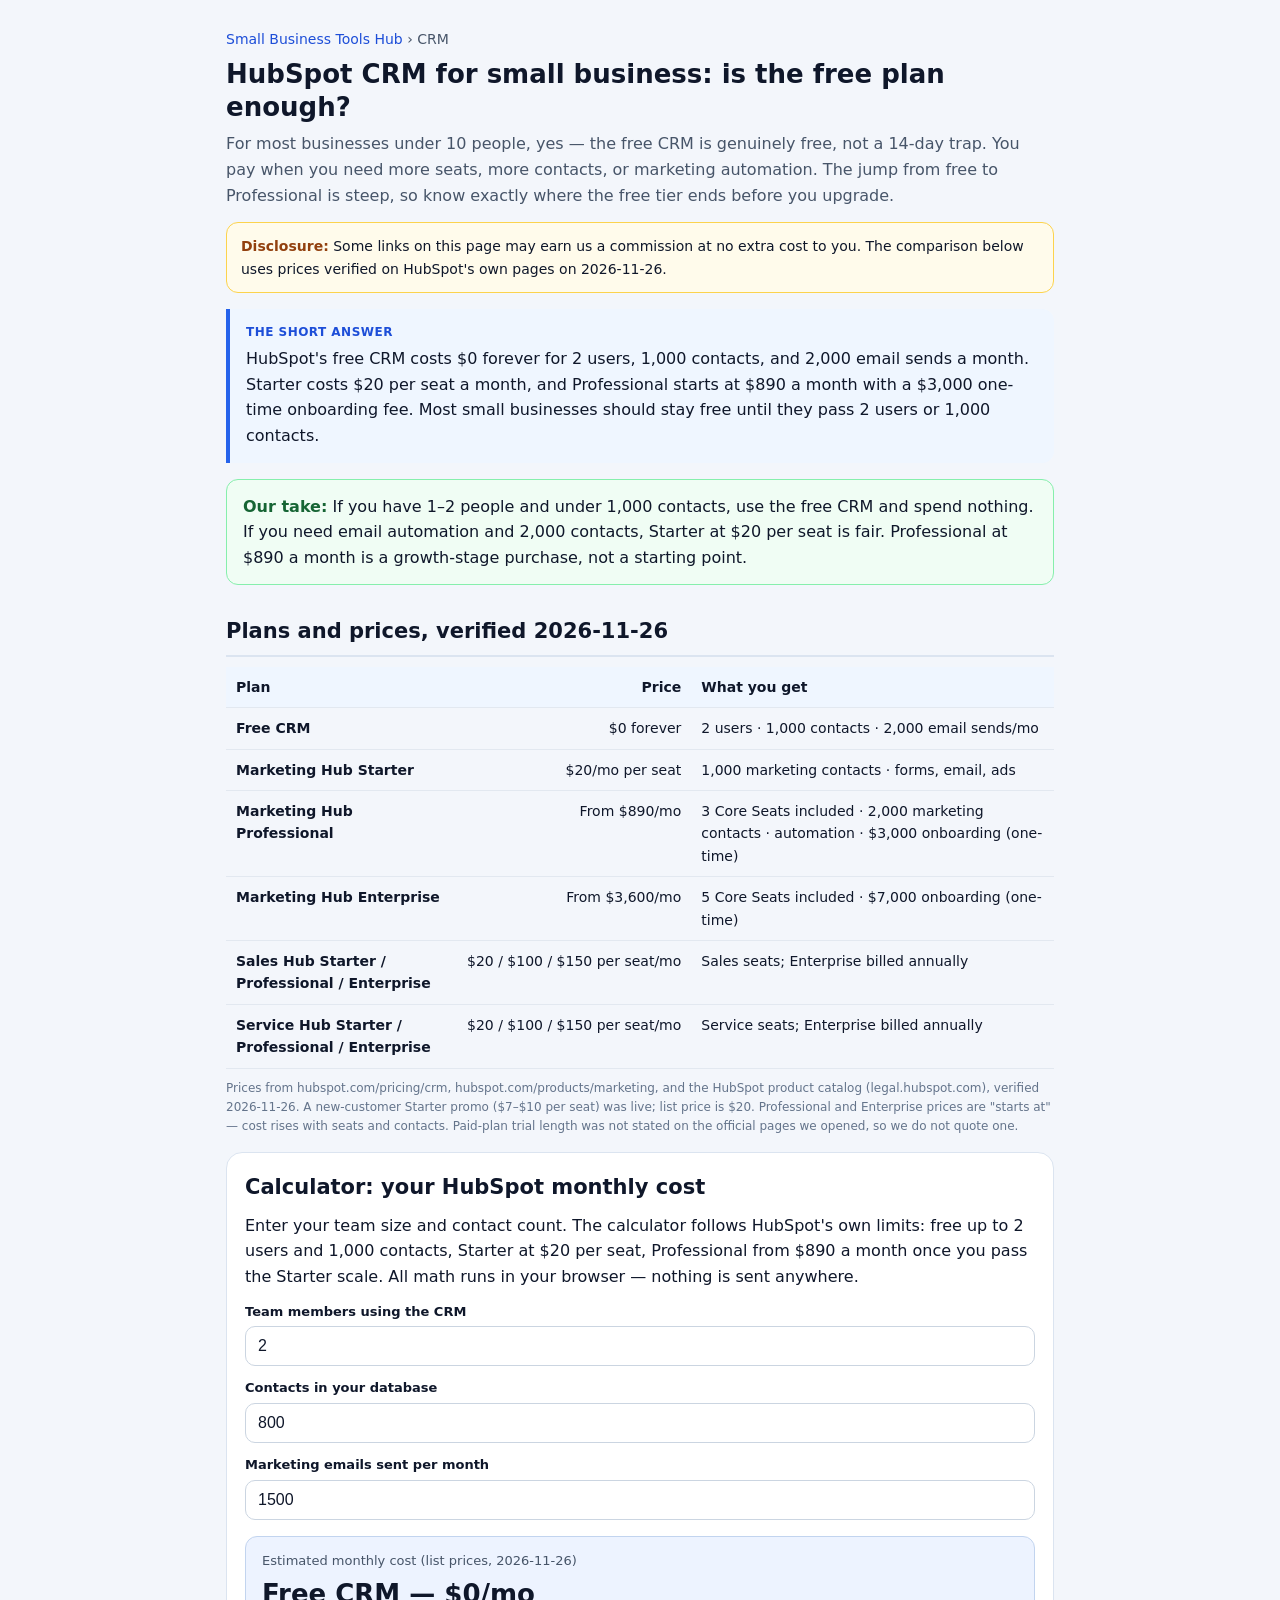
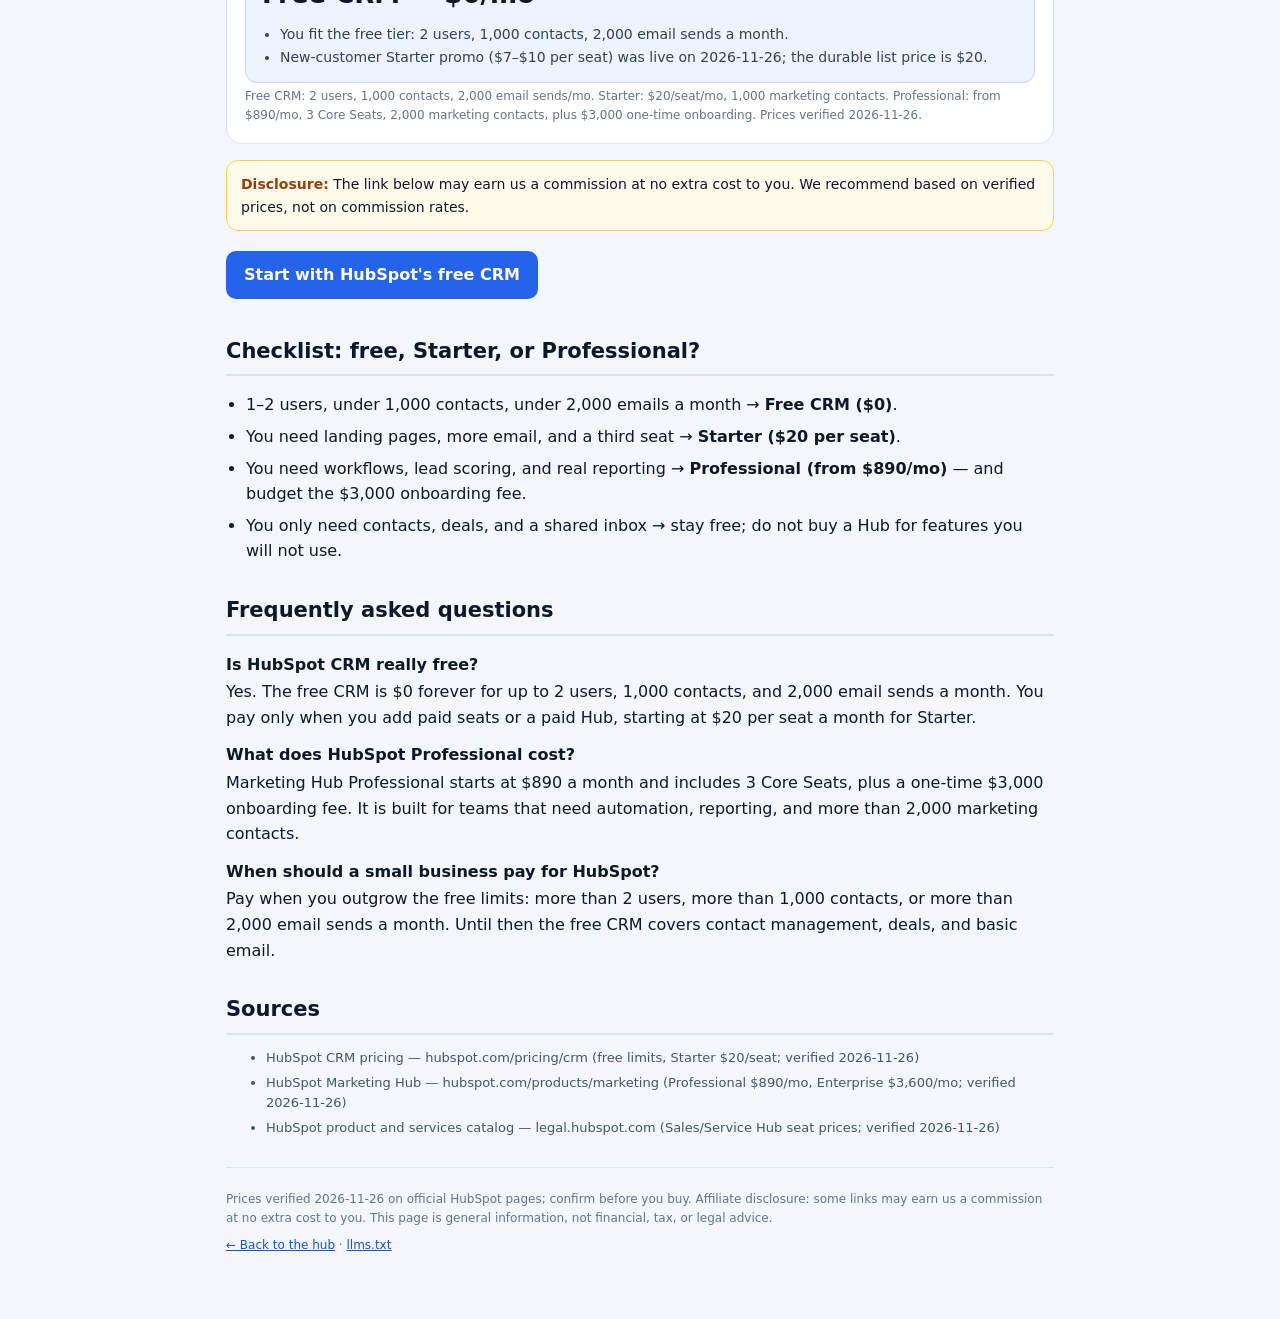
<file: smb-tools/hubspot-crm-small-business.html>
<!DOCTYPE html>
<html lang="en">
<head>
<meta charset="utf-8">
<meta name="viewport" content="width=device-width, initial-scale=1">
<title>HubSpot CRM for Small Business (2026): Is the Free Plan Enough?</title>
<meta name="description" content="HubSpot's free CRM is $0 forever for 2 users and 1,000 contacts. Marketing Hub Starter is $20 per seat a month; Professional starts at $890 a month. Compare plans and calculate your cost.">
<meta property="og:type" content="article">
<meta property="og:title" content="HubSpot CRM for Small Business (2026): Is the Free Plan Enough?">
<meta property="og:description" content="HubSpot free CRM: $0 for 2 users, 1,000 contacts. Starter $20/seat/mo, Professional from $890/mo. Verified prices and a cost calculator.">
<meta property="og:url" content="https://nydds.github.io/smb-tools/hubspot-crm-small-business.html">
<link rel="canonical" href="https://nydds.github.io/smb-tools/hubspot-crm-small-business.html">
<link rel="stylesheet" href="assets/style.css">
<script type="application/ld+json">
{
  "@context": "https://schema.org",
  "@graph": [
    {
      "@type": "WebPage",
      "@id": "https://nydds.github.io/smb-tools/hubspot-crm-small-business.html#webpage",
      "url": "https://nydds.github.io/smb-tools/hubspot-crm-small-business.html",
      "name": "HubSpot CRM for Small Business (2026): Is the Free Plan Enough?",
      "description": "Verified HubSpot CRM plan comparison for small businesses, with an interactive monthly cost calculator."
    },
    {
      "@type": "FAQPage",
      "@id": "https://nydds.github.io/smb-tools/hubspot-crm-small-business.html#faq",
      "mainEntity": [
        {
          "@type": "Question",
          "name": "Is HubSpot CRM really free?",
          "acceptedAnswer": { "@type": "Answer", "text": "Yes. The free CRM is $0 forever for up to 2 users, 1,000 contacts, and 2,000 email sends a month. You pay only when you add paid seats or a paid Hub, starting at $20 per seat a month for Starter." }
        },
        {
          "@type": "Question",
          "name": "What does HubSpot Professional cost?",
          "acceptedAnswer": { "@type": "Answer", "text": "Marketing Hub Professional starts at $890 a month and includes 3 Core Seats, plus a one-time $3,000 onboarding fee. It is built for teams that need automation, reporting, and more than 2,000 marketing contacts." }
        },
        {
          "@type": "Question",
          "name": "When should a small business pay for HubSpot?",
          "acceptedAnswer": { "@type": "Answer", "text": "Pay when you outgrow the free limits: more than 2 users, more than 1,000 contacts, or more than 2,000 email sends a month. Until then the free CRM covers contact management, deals, and basic email." }
        }
      ]
    }
  ]
}
</script>
</head>
<body>
<div class="wrap">
  <p class="nav"><a href="./">Small Business Tools Hub</a> &rsaquo; CRM</p>
  <h1>HubSpot CRM for small business: is the free plan enough?</h1>
  <p class="lede">For most businesses under 10 people, yes — the free CRM is genuinely free, not a 14-day trap. You pay when you need more seats, more contacts, or marketing automation. The jump from free to Professional is steep, so know exactly where the free tier ends before you upgrade.</p>

  <div class="disclosure"><strong>Disclosure:</strong> Some links on this page may earn us a commission at no extra cost to you. The comparison below uses prices verified on HubSpot's own pages on 2026-11-26.</div>

  <div class="answer">
    <p class="label">The short answer</p>
    <p>HubSpot's free CRM costs $0 forever for 2 users, 1,000 contacts, and 2,000 email sends a month. Starter costs $20 per seat a month, and Professional starts at $890 a month with a $3,000 one-time onboarding fee. Most small businesses should stay free until they pass 2 users or 1,000 contacts.</p>
  </div>

  <div class="verdict"><strong>Our take:</strong> If you have 1–2 people and under 1,000 contacts, use the free CRM and spend nothing. If you need email automation and 2,000 contacts, Starter at $20 per seat is fair. Professional at $890 a month is a growth-stage purchase, not a starting point.</div>

  <h2>Plans and prices, verified 2026-11-26</h2>
  <table>
    <thead><tr><th>Plan</th><th class="num">Price</th><th>What you get</th></tr></thead>
    <tbody>
      <tr><td><strong>Free CRM</strong></td><td class="num">$0 forever</td><td>2 users · 1,000 contacts · 2,000 email sends/mo</td></tr>
      <tr><td><strong>Marketing Hub Starter</strong></td><td class="num">$20/mo per seat</td><td>1,000 marketing contacts · forms, email, ads</td></tr>
      <tr><td><strong>Marketing Hub Professional</strong></td><td class="num">From $890/mo</td><td>3 Core Seats included · 2,000 marketing contacts · automation · $3,000 onboarding (one-time)</td></tr>
      <tr><td><strong>Marketing Hub Enterprise</strong></td><td class="num">From $3,600/mo</td><td>5 Core Seats included · $7,000 onboarding (one-time)</td></tr>
      <tr><td><strong>Sales Hub Starter / Professional / Enterprise</strong></td><td class="num">$20 / $100 / $150 per seat/mo</td><td>Sales seats; Enterprise billed annually</td></tr>
      <tr><td><strong>Service Hub Starter / Professional / Enterprise</strong></td><td class="num">$20 / $100 / $150 per seat/mo</td><td>Service seats; Enterprise billed annually</td></tr>
    </tbody>
  </table>
  <p class="hint">Prices from hubspot.com/pricing/crm, hubspot.com/products/marketing, and the HubSpot product catalog (legal.hubspot.com), verified 2026-11-26. A new-customer Starter promo ($7–$10 per seat) was live; list price is $20. Professional and Enterprise prices are "starts at" — cost rises with seats and contacts. Paid-plan trial length was not stated on the official pages we opened, so we do not quote one.</p>

  <div class="card">
    <h2>Calculator: your HubSpot monthly cost</h2>
    <p>Enter your team size and contact count. The calculator follows HubSpot's own limits: free up to 2 users and 1,000 contacts, Starter at $20 per seat, Professional from $890 a month once you pass the Starter scale. All math runs in your browser — nothing is sent anywhere.</p>
    <label for="hs-users">Team members using the CRM</label>
    <input type="number" id="hs-users" min="1" max="100" step="1" value="2">
    <label for="hs-contacts">Contacts in your database</label>
    <input type="number" id="hs-contacts" min="0" max="1000000" step="100" value="800">
    <label for="hs-sends">Marketing emails sent per month</label>
    <input type="number" id="hs-sends" min="0" max="1000000" step="100" value="1500">
    <div class="result" id="hs-out" aria-live="polite"></div>
    <p class="hint">Free CRM: 2 users, 1,000 contacts, 2,000 email sends/mo. Starter: $20/seat/mo, 1,000 marketing contacts. Professional: from $890/mo, 3 Core Seats, 2,000 marketing contacts, plus $3,000 one-time onboarding. Prices verified 2026-11-26.</p>
  </div>

  <div class="disclosure"><strong>Disclosure:</strong> The link below may earn us a commission at no extra cost to you. We recommend based on verified prices, not on commission rates.</div>
  <p><a class="cta" data-aff-program="hubspot" href="https://www.hubspot.com/">Start with HubSpot's free CRM</a></p>

  <h2>Checklist: free, Starter, or Professional?</h2>
  <ul class="checklist">
    <li>1–2 users, under 1,000 contacts, under 2,000 emails a month → <strong>Free CRM ($0)</strong>.</li>
    <li>You need landing pages, more email, and a third seat → <strong>Starter ($20 per seat)</strong>.</li>
    <li>You need workflows, lead scoring, and real reporting → <strong>Professional (from $890/mo)</strong> — and budget the $3,000 onboarding fee.</li>
    <li>You only need contacts, deals, and a shared inbox → stay free; do not buy a Hub for features you will not use.</li>
  </ul>

  <h2>Frequently asked questions</h2>
  <dl class="faq">
    <dt>Is HubSpot CRM really free?</dt>
    <dd>Yes. The free CRM is $0 forever for up to 2 users, 1,000 contacts, and 2,000 email sends a month. You pay only when you add paid seats or a paid Hub, starting at $20 per seat a month for Starter.</dd>
    <dt>What does HubSpot Professional cost?</dt>
    <dd>Marketing Hub Professional starts at $890 a month and includes 3 Core Seats, plus a one-time $3,000 onboarding fee. It is built for teams that need automation, reporting, and more than 2,000 marketing contacts.</dd>
    <dt>When should a small business pay for HubSpot?</dt>
    <dd>Pay when you outgrow the free limits: more than 2 users, more than 1,000 contacts, or more than 2,000 email sends a month. Until then the free CRM covers contact management, deals, and basic email.</dd>
  </dl>

  <h2>Sources</h2>
  <ul class="sources">
    <li>HubSpot CRM pricing — hubspot.com/pricing/crm (free limits, Starter $20/seat; verified 2026-11-26)</li>
    <li>HubSpot Marketing Hub — hubspot.com/products/marketing (Professional $890/mo, Enterprise $3,600/mo; verified 2026-11-26)</li>
    <li>HubSpot product and services catalog — legal.hubspot.com (Sales/Service Hub seat prices; verified 2026-11-26)</li>
  </ul>

  <div class="foot">
    <p>Prices verified 2026-11-26 on official HubSpot pages; confirm before you buy. Affiliate disclosure: some links may earn us a commission at no extra cost to you. This page is general information, not financial, tax, or legal advice.</p>
    <p><a href="./">← Back to the hub</a> · <a href="llms.txt">llms.txt</a></p>
  </div>
</div>
<script src="assets/aff.js"></script>
<script>
(function () {
  function money(n) { return "$" + n.toLocaleString("en-US", { minimumFractionDigits: 0, maximumFractionDigits: 0 }); }
  function calc() {
    var users = Math.max(1, +document.getElementById("hs-users").value || 1);
    var contacts = Math.max(0, +document.getElementById("hs-contacts").value || 0);
    var sends = Math.max(0, +document.getElementById("hs-sends").value || 0);

    var plan, monthly, note;
    if (users <= 2 && contacts <= 1000 && sends <= 2000) {
      plan = "Free CRM"; monthly = 0;
      note = "You fit the free tier: 2 users, 1,000 contacts, 2,000 email sends a month.";
    } else if (users <= 5 && contacts <= 2000) {
      plan = "Marketing Hub Starter"; monthly = 20 * users;
      note = "Starter at $20 per seat a month covers " + users + " seat(s). Marketing contacts included: 1,000 — you have " + contacts.toLocaleString("en-US") + ", so check the contact overage on the official pricing page.";
    } else {
      plan = "Marketing Hub Professional"; monthly = 890;
      note = "You are past Starter scale, so Professional starts at $890 a month (3 Core Seats included) plus a one-time $3,000 onboarding fee. Extra seats and contacts raise the price — confirm on the official pricing page.";
    }
    document.getElementById("hs-out").innerHTML =
      '<p class="k">Estimated monthly cost (list prices, 2026-11-26)</p>' +
      '<p class="v">' + plan + ' — ' + money(monthly) + '/mo</p>' +
      '<ul><li>' + note + '</li>' +
      '<li>New-customer Starter promo ($7–$10 per seat) was live on 2026-11-26; the durable list price is $20.</li></ul>';
  }
  ["hs-users", "hs-contacts", "hs-sends"].forEach(function (id) {
    document.getElementById(id).addEventListener("input", calc);
  });
  calc();
})();
</script>
</body>
</html>
</file>
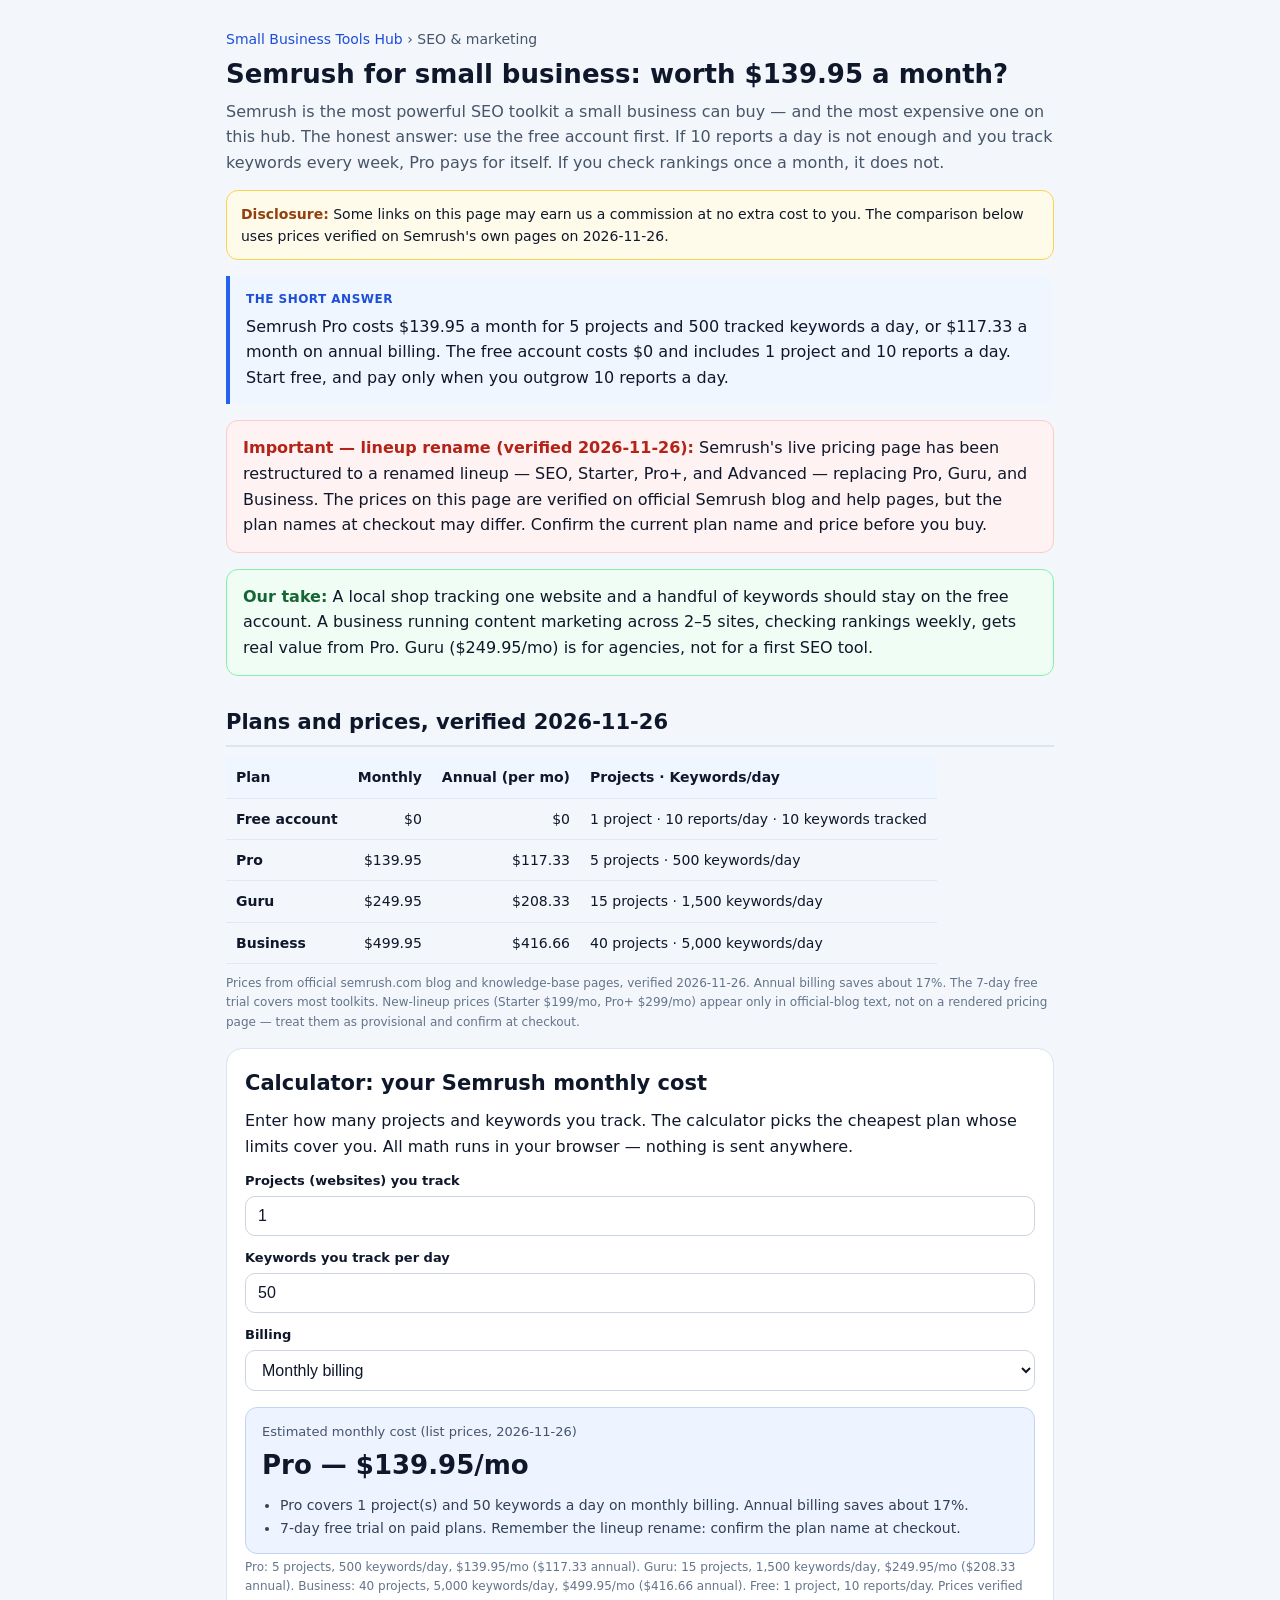
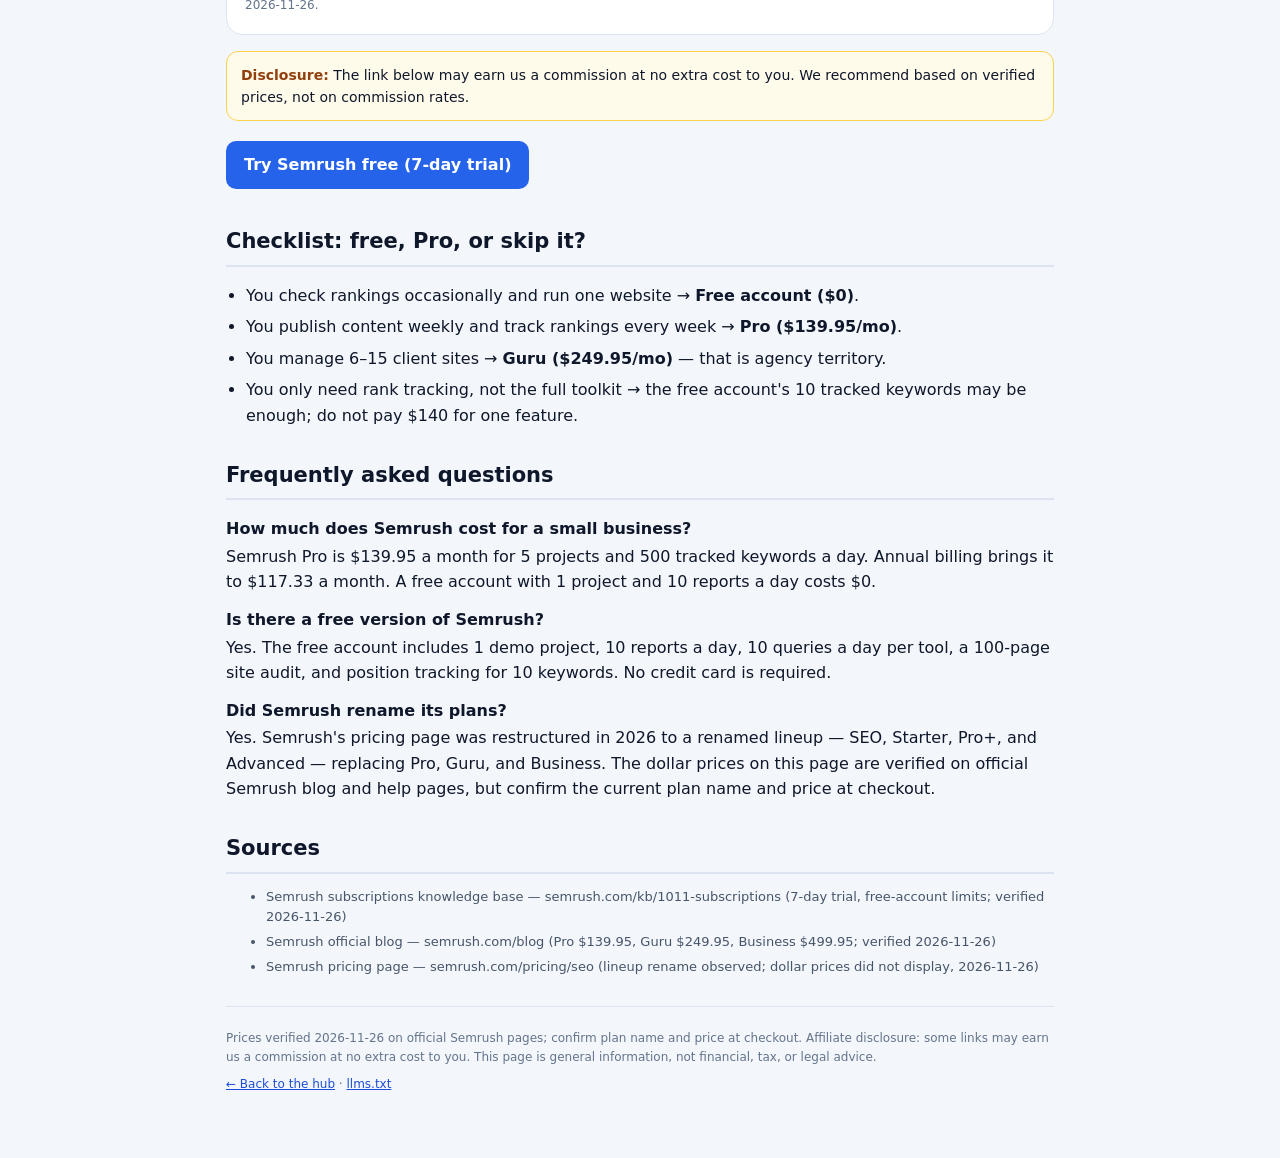
<file: smb-tools/semrush-small-business.html>
<!DOCTYPE html>
<html lang="en">
<head>
<meta charset="utf-8">
<meta name="viewport" content="width=device-width, initial-scale=1">
<title>Semrush for Small Business (2026): Worth $139.95 a Month?</title>
<meta name="description" content="Semrush Pro is $139.95 a month for 5 projects and 500 keywords a day. The free account gives 1 project and 10 reports a day. Compare plans and calculate your cost — with one important caveat about the 2026 lineup rename.">
<meta property="og:type" content="article">
<meta property="og:title" content="Semrush for Small Business (2026): Worth $139.95 a Month?">
<meta property="og:description" content="Semrush Pro $139.95/mo, Guru $249.95/mo, Business $499.95/mo. Free account: 1 project, 10 reports/day. Verified prices and a cost calculator.">
<meta property="og:url" content="https://nydds.github.io/smb-tools/semrush-small-business.html">
<link rel="canonical" href="https://nydds.github.io/smb-tools/semrush-small-business.html">
<link rel="stylesheet" href="assets/style.css">
<script type="application/ld+json">
{
  "@context": "https://schema.org",
  "@graph": [
    {
      "@type": "WebPage",
      "@id": "https://nydds.github.io/smb-tools/semrush-small-business.html#webpage",
      "url": "https://nydds.github.io/smb-tools/semrush-small-business.html",
      "name": "Semrush for Small Business (2026): Worth $139.95 a Month?",
      "description": "Verified Semrush plan comparison for small businesses, with an interactive monthly cost calculator."
    },
    {
      "@type": "FAQPage",
      "@id": "https://nydds.github.io/smb-tools/semrush-small-business.html#faq",
      "mainEntity": [
        {
          "@type": "Question",
          "name": "How much does Semrush cost for a small business?",
          "acceptedAnswer": { "@type": "Answer", "text": "Semrush Pro is $139.95 a month for 5 projects and 500 tracked keywords a day. Annual billing brings it to $117.33 a month. A free account with 1 project and 10 reports a day costs $0." }
        },
        {
          "@type": "Question",
          "name": "Is there a free version of Semrush?",
          "acceptedAnswer": { "@type": "Answer", "text": "Yes. The free account includes 1 demo project, 10 reports a day, 10 queries a day per tool, a 100-page site audit, and position tracking for 10 keywords. No credit card is required." }
        },
        {
          "@type": "Question",
          "name": "Did Semrush rename its plans?",
          "acceptedAnswer": { "@type": "Answer", "text": "Yes. Semrush's pricing page was restructured in 2026 to a renamed lineup — SEO, Starter, Pro+, and Advanced — replacing Pro, Guru, and Business. The dollar prices on this page are verified on official Semrush blog and help pages, but confirm the current plan name and price at checkout." }
        }
      ]
    }
  ]
}
</script>
</head>
<body>
<div class="wrap">
  <p class="nav"><a href="./">Small Business Tools Hub</a> &rsaquo; SEO &amp; marketing</p>
  <h1>Semrush for small business: worth $139.95 a month?</h1>
  <p class="lede">Semrush is the most powerful SEO toolkit a small business can buy — and the most expensive one on this hub. The honest answer: use the free account first. If 10 reports a day is not enough and you track keywords every week, Pro pays for itself. If you check rankings once a month, it does not.</p>

  <div class="disclosure"><strong>Disclosure:</strong> Some links on this page may earn us a commission at no extra cost to you. The comparison below uses prices verified on Semrush's own pages on 2026-11-26.</div>

  <div class="answer">
    <p class="label">The short answer</p>
    <p>Semrush Pro costs $139.95 a month for 5 projects and 500 tracked keywords a day, or $117.33 a month on annual billing. The free account costs $0 and includes 1 project and 10 reports a day. Start free, and pay only when you outgrow 10 reports a day.</p>
  </div>

  <div class="warn"><strong>Important — lineup rename (verified 2026-11-26):</strong> Semrush's live pricing page has been restructured to a renamed lineup — SEO, Starter, Pro+, and Advanced — replacing Pro, Guru, and Business. The prices on this page are verified on official Semrush blog and help pages, but the plan names at checkout may differ. Confirm the current plan name and price before you buy.</div>

  <div class="verdict"><strong>Our take:</strong> A local shop tracking one website and a handful of keywords should stay on the free account. A business running content marketing across 2–5 sites, checking rankings weekly, gets real value from Pro. Guru ($249.95/mo) is for agencies, not for a first SEO tool.</div>

  <h2>Plans and prices, verified 2026-11-26</h2>
  <table>
    <thead><tr><th>Plan</th><th class="num">Monthly</th><th class="num">Annual (per mo)</th><th>Projects · Keywords/day</th></tr></thead>
    <tbody>
      <tr><td><strong>Free account</strong></td><td class="num">$0</td><td class="num">$0</td><td>1 project · 10 reports/day · 10 keywords tracked</td></tr>
      <tr><td><strong>Pro</strong></td><td class="num">$139.95</td><td class="num">$117.33</td><td>5 projects · 500 keywords/day</td></tr>
      <tr><td><strong>Guru</strong></td><td class="num">$249.95</td><td class="num">$208.33</td><td>15 projects · 1,500 keywords/day</td></tr>
      <tr><td><strong>Business</strong></td><td class="num">$499.95</td><td class="num">$416.66</td><td>40 projects · 5,000 keywords/day</td></tr>
    </tbody>
  </table>
  <p class="hint">Prices from official semrush.com blog and knowledge-base pages, verified 2026-11-26. Annual billing saves about 17%. The 7-day free trial covers most toolkits. New-lineup prices (Starter $199/mo, Pro+ $299/mo) appear only in official-blog text, not on a rendered pricing page — treat them as provisional and confirm at checkout.</p>

  <div class="card">
    <h2>Calculator: your Semrush monthly cost</h2>
    <p>Enter how many projects and keywords you track. The calculator picks the cheapest plan whose limits cover you. All math runs in your browser — nothing is sent anywhere.</p>
    <label for="se-projects">Projects (websites) you track</label>
    <input type="number" id="se-projects" min="1" max="100" step="1" value="1">
    <label for="se-keywords">Keywords you track per day</label>
    <input type="number" id="se-keywords" min="0" max="100000" step="10" value="50">
    <label for="se-billing">Billing</label>
    <select id="se-billing">
      <option value="monthly" selected>Monthly billing</option>
      <option value="annual">Annual billing (~17% off)</option>
    </select>
    <div class="result" id="se-out" aria-live="polite"></div>
    <p class="hint">Pro: 5 projects, 500 keywords/day, $139.95/mo ($117.33 annual). Guru: 15 projects, 1,500 keywords/day, $249.95/mo ($208.33 annual). Business: 40 projects, 5,000 keywords/day, $499.95/mo ($416.66 annual). Free: 1 project, 10 reports/day. Prices verified 2026-11-26.</p>
  </div>

  <div class="disclosure"><strong>Disclosure:</strong> The link below may earn us a commission at no extra cost to you. We recommend based on verified prices, not on commission rates.</div>
  <p><a class="cta" data-aff-program="semrush" href="https://www.semrush.com/">Try Semrush free (7-day trial)</a></p>

  <h2>Checklist: free, Pro, or skip it?</h2>
  <ul class="checklist">
    <li>You check rankings occasionally and run one website → <strong>Free account ($0)</strong>.</li>
    <li>You publish content weekly and track rankings every week → <strong>Pro ($139.95/mo)</strong>.</li>
    <li>You manage 6–15 client sites → <strong>Guru ($249.95/mo)</strong> — that is agency territory.</li>
    <li>You only need rank tracking, not the full toolkit → the free account's 10 tracked keywords may be enough; do not pay $140 for one feature.</li>
  </ul>

  <h2>Frequently asked questions</h2>
  <dl class="faq">
    <dt>How much does Semrush cost for a small business?</dt>
    <dd>Semrush Pro is $139.95 a month for 5 projects and 500 tracked keywords a day. Annual billing brings it to $117.33 a month. A free account with 1 project and 10 reports a day costs $0.</dd>
    <dt>Is there a free version of Semrush?</dt>
    <dd>Yes. The free account includes 1 demo project, 10 reports a day, 10 queries a day per tool, a 100-page site audit, and position tracking for 10 keywords. No credit card is required.</dd>
    <dt>Did Semrush rename its plans?</dt>
    <dd>Yes. Semrush's pricing page was restructured in 2026 to a renamed lineup — SEO, Starter, Pro+, and Advanced — replacing Pro, Guru, and Business. The dollar prices on this page are verified on official Semrush blog and help pages, but confirm the current plan name and price at checkout.</dd>
  </dl>

  <h2>Sources</h2>
  <ul class="sources">
    <li>Semrush subscriptions knowledge base — semrush.com/kb/1011-subscriptions (7-day trial, free-account limits; verified 2026-11-26)</li>
    <li>Semrush official blog — semrush.com/blog (Pro $139.95, Guru $249.95, Business $499.95; verified 2026-11-26)</li>
    <li>Semrush pricing page — semrush.com/pricing/seo (lineup rename observed; dollar prices did not display, 2026-11-26)</li>
  </ul>

  <div class="foot">
    <p>Prices verified 2026-11-26 on official Semrush pages; confirm plan name and price at checkout. Affiliate disclosure: some links may earn us a commission at no extra cost to you. This page is general information, not financial, tax, or legal advice.</p>
    <p><a href="./">← Back to the hub</a> · <a href="llms.txt">llms.txt</a></p>
  </div>
</div>
<script src="assets/aff.js"></script>
<script>
(function () {
  function money(n) { return "$" + n.toLocaleString("en-US", { minimumFractionDigits: 2, maximumFractionDigits: 2 }); }
  function calc() {
    var projects = Math.max(1, +document.getElementById("se-projects").value || 1);
    var keywords = Math.max(0, +document.getElementById("se-keywords").value || 0);
    var annual = document.getElementById("se-billing").value === "annual";

    var plan, monthly;
    if (projects <= 1 && keywords <= 10) {
      plan = "Free account"; monthly = 0;
    } else if (projects <= 5 && keywords <= 500) {
      plan = "Pro"; monthly = annual ? 117.33 : 139.95;
    } else if (projects <= 15 && keywords <= 1500) {
      plan = "Guru"; monthly = annual ? 208.33 : 249.95;
    } else {
      plan = "Business"; monthly = annual ? 416.66 : 499.95;
    }
    var note = plan === "Free account"
      ? "You fit the free account: 1 project, 10 reports a day, 10 tracked keywords."
      : plan + " covers " + projects + " project(s) and " + keywords.toLocaleString("en-US") + " keywords a day" +
        (annual ? " on annual billing (~17% off)." : " on monthly billing. Annual billing saves about 17%.");
    document.getElementById("se-out").innerHTML =
      '<p class="k">Estimated monthly cost (list prices, 2026-11-26)</p>' +
      '<p class="v">' + plan + ' — ' + money(monthly) + '/mo</p>' +
      '<ul><li>' + note + '</li>' +
      '<li>7-day free trial on paid plans. Remember the lineup rename: confirm the plan name at checkout.</li></ul>';
  }
  ["se-projects", "se-keywords", "se-billing"].forEach(function (id) {
    document.getElementById(id).addEventListener("input", calc);
    document.getElementById(id).addEventListener("change", calc);
  });
  calc();
})();
</script>
</body>
</html>
</file>
<file: smb-tools/assets/style.css>
/* SMB Tools Hub — shared stylesheet (static, no external dependencies) */
* { box-sizing: border-box; }
body { margin: 0; font-family: system-ui, -apple-system, "Segoe UI", Roboto, Helvetica, Arial, sans-serif; background: #f3f6fb; color: #0f172a; line-height: 1.6; }
.wrap { max-width: 860px; margin: 0 auto; padding: 20px 16px 56px; }
a { color: #1d4ed8; }
a:visited { color: #1e40af; }
h1 { font-size: 26px; line-height: 1.25; margin: 6px 0 8px; }
h2 { font-size: 21px; margin: 30px 0 8px; border-bottom: 2px solid #dbe4f0; padding-bottom: 6px; }
h3 { font-size: 17px; margin: 20px 0 6px; }
p { margin: 8px 0; }
.lede { color: #475569; font-size: 16px; }
.nav { font-size: 14px; color: #475569; margin-bottom: 8px; }
.nav a { text-decoration: none; }
.disclosure { background: #fffbeb; border: 1px solid #fcd34d; border-radius: 12px; padding: 12px 14px; font-size: 14px; margin: 14px 0; }
.disclosure strong { color: #92400e; }
.answer { background: #eff6ff; border-left: 4px solid #2563eb; border-radius: 0 12px 12px 0; padding: 14px 16px; margin: 16px 0; }
.answer p { margin: 0; }
.answer .label { font-size: 12px; font-weight: 800; text-transform: uppercase; letter-spacing: .04em; color: #1d4ed8; margin-bottom: 4px; }
.card { background: #fff; border: 1px solid #dbe4f0; border-radius: 16px; padding: 18px; margin: 16px 0; }
.card h2 { border: 0; margin-top: 0; padding-bottom: 0; }
.card h3 { margin-top: 0; }
table { width: 100%; border-collapse: collapse; font-size: 14px; margin: 10px 0; display: block; overflow-x: auto; }
th, td { text-align: left; padding: 9px 10px; border-bottom: 1px solid #e2e8f0; vertical-align: top; }
th { background: #eff6ff; white-space: nowrap; }
td.num, th.num { text-align: right; white-space: nowrap; }
td.best { font-weight: 700; color: #166534; }
.checklist { padding-left: 20px; }
.checklist li { margin: 6px 0; }
label { display: block; font-size: 13px; font-weight: 700; margin: 12px 0 4px; }
input[type="number"], input[type="range"], select { width: 100%; padding: 10px 12px; border: 1px solid #cbd5e1; border-radius: 10px; font-size: 16px; background: #fff; color: #0f172a; }
.hint { font-size: 12px; color: #64748b; margin: 4px 0 0; }
.result { background: #edf3ff; border: 1px solid #c2d4ef; border-radius: 12px; padding: 14px 16px; margin-top: 16px; }
.result .k { font-size: 13px; color: #475569; margin: 0; }
.result .v { font-size: 26px; font-weight: 800; margin: 2px 0 8px; }
.result ul { margin: 0; padding-left: 18px; font-size: 14px; color: #334155; }
.result table { margin: 8px 0 0; }
.cta { display: inline-block; background: #2563eb; color: #fff !important; font-weight: 700; text-decoration: none; padding: 11px 18px; border-radius: 10px; margin: 6px 8px 6px 0; }
.cta.secondary { background: #fff; color: #1d4ed8 !important; border: 2px solid #2563eb; }
.cta:hover { opacity: .9; }
.faq dt { font-weight: 700; margin: 12px 0 2px; }
.faq dd { margin: 0 0 10px; }
.sources { font-size: 13px; color: #475569; }
.sources li { margin: 4px 0; word-break: break-word; }
.foot { font-size: 12px; color: #64748b; margin-top: 28px; border-top: 1px solid #dbe4f0; padding-top: 14px; }
.verdict { background: #f0fdf4; border: 1px solid #86efac; border-radius: 12px; padding: 14px 16px; margin: 16px 0; }
.verdict strong { color: #166534; }
.warn { background: #fef2f2; border: 1px solid #fecaca; border-radius: 12px; padding: 14px 16px; margin: 16px 0; }
.warn strong { color: #b42318; }
.grid { display: grid; grid-template-columns: repeat(auto-fit, minmax(240px, 1fr)); gap: 14px; margin: 16px 0; }
.tile { background: #fff; border: 1px solid #dbe4f0; border-radius: 14px; padding: 16px; }
.tile h3 { margin: 0 0 4px; }
.tile h3 a { text-decoration: none; }
.tile p { font-size: 14px; color: #475569; margin: 4px 0; }
.tile .tag { display: inline-block; font-size: 12px; font-weight: 700; background: #eff6ff; color: #1d4ed8; border-radius: 999px; padding: 2px 9px; margin-bottom: 6px; }
@media (max-width: 560px) {
  h1 { font-size: 22px; }
  .wrap { padding: 16px 12px 44px; }
  .result .v { font-size: 22px; }
}
</file>
